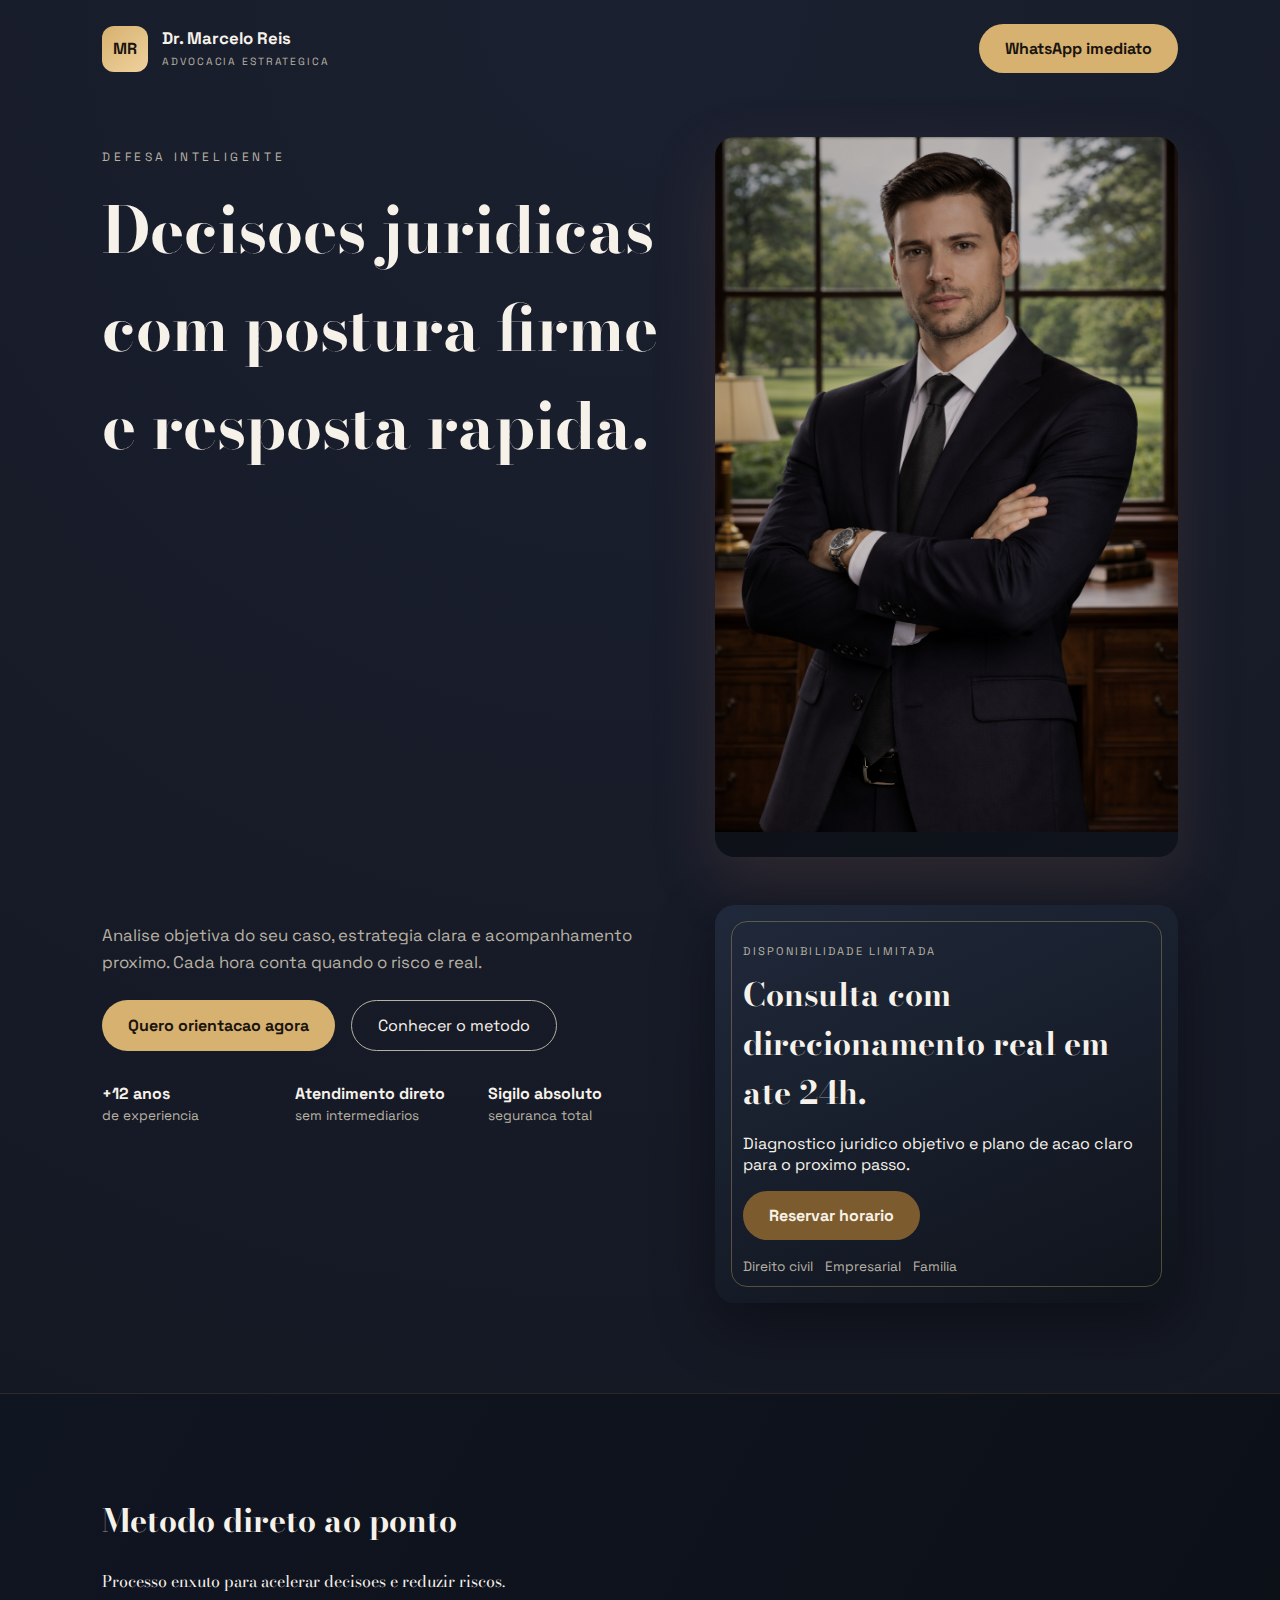
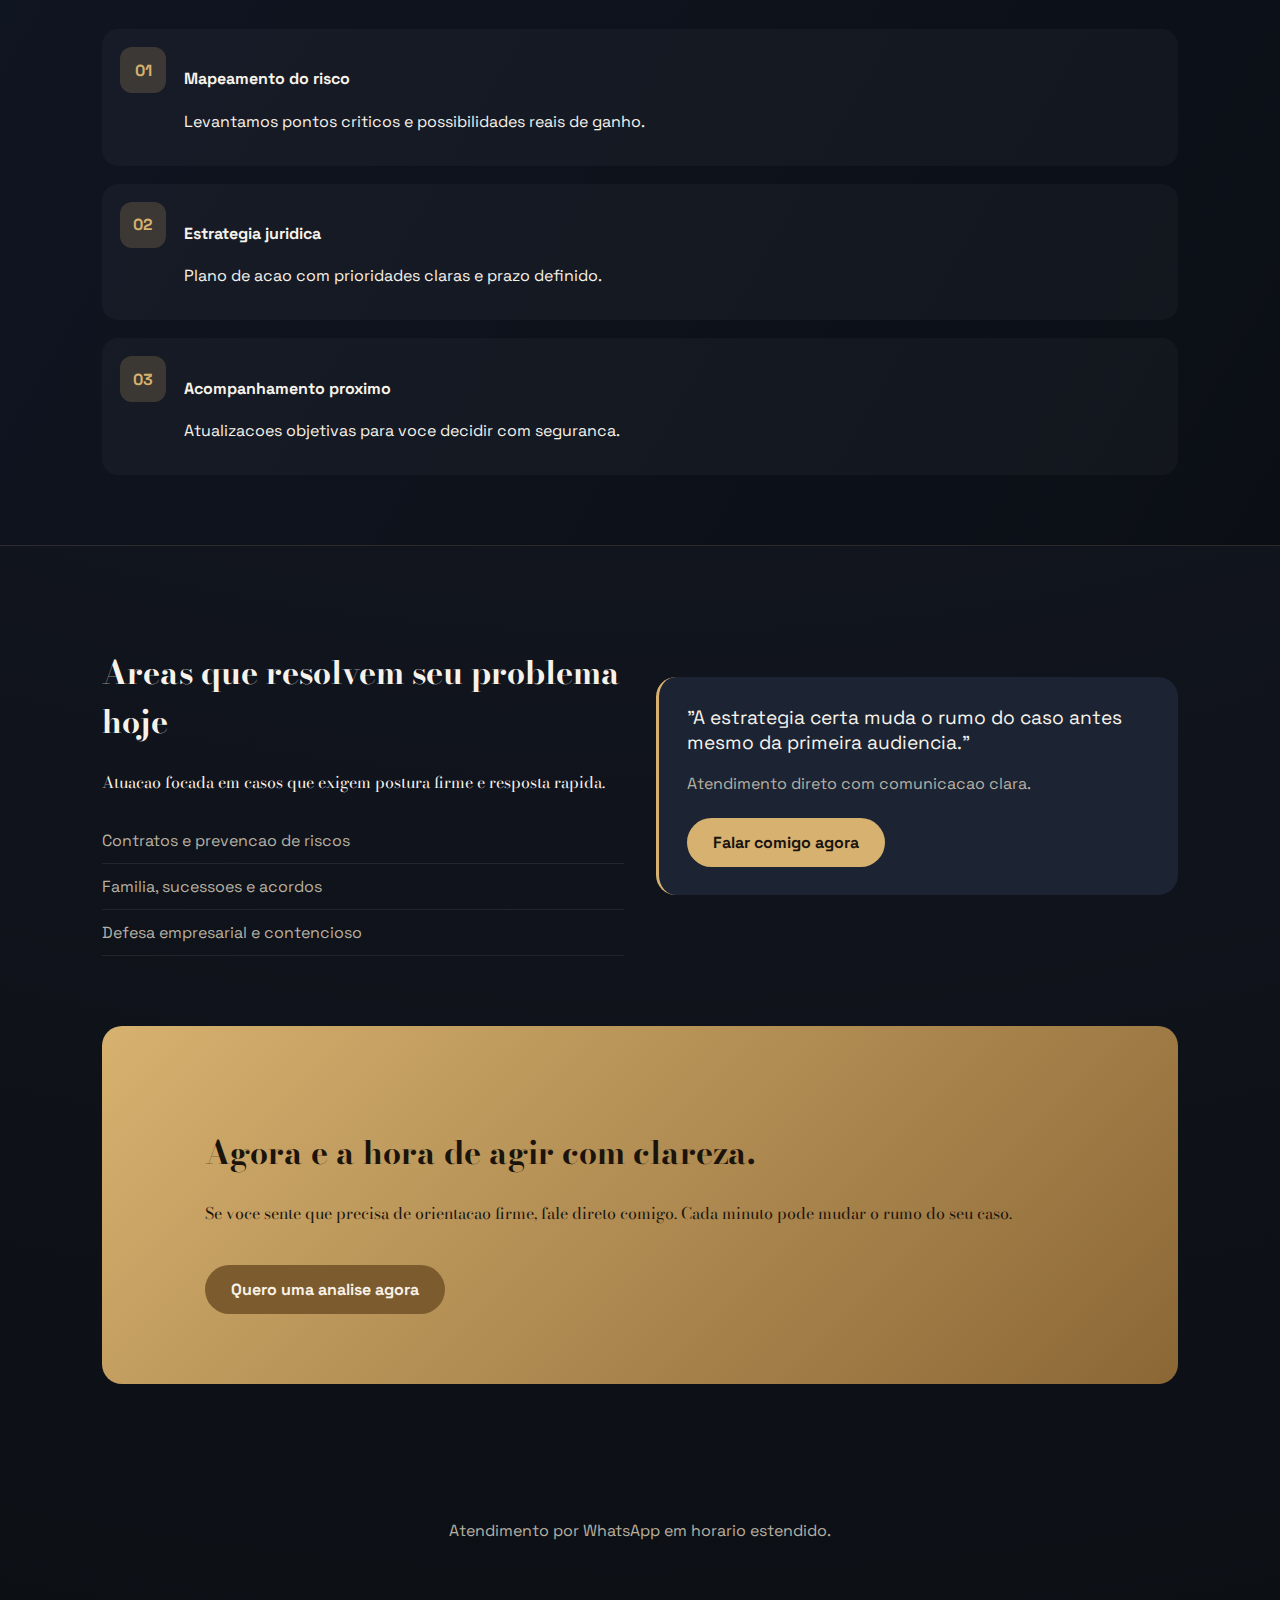
<file: advogado/index.html>
<!doctype html>
<html lang="pt-br">
<head>
  <meta charset="utf-8" />
  <meta name="viewport" content="width=device-width, initial-scale=1" />
  <title>Dr. Marcelo Reis | Advocacia Estrategica</title>
  <meta name="description" content="Defesa firme, resposta rapida e foco no resultado. Atendimento direto via WhatsApp." />
  <link rel="stylesheet" href="styles.css" />
</head>
<body>
  <header class="hero">
    <nav class="nav">
      <div class="brand">
        <span class="mark">MR</span>
        <div>
          <strong>Dr. Marcelo Reis</strong>
          <small>Advocacia estrategica</small>
        </div>
      </div>
      <a class="cta" href="https://wa.me/5511999999999" target="_blank" rel="noreferrer">WhatsApp imediato</a>
    </nav>
    <div class="hero-grid">
      <div class="hero-main">
        <p class="eyebrow">Defesa inteligente</p>
        <h1>Decisoes juridicas com postura firme e resposta rapida.</h1>
      </div>
      <div class="hero-photo" aria-label="Dr. Marcelo Reis"></div>
      <div class="hero-secondary">
        <p class="lead">Analise objetiva do seu caso, estrategia clara e acompanhamento proximo. Cada hora conta quando o risco e real.</p>
        <div class="cta-row">
          <a class="cta" href="https://wa.me/5511999999999" target="_blank" rel="noreferrer">Quero orientacao agora</a>
          <a class="ghost" href="#metodo">Conhecer o metodo</a>
        </div>
        <div class="stats">
          <div>
            <strong>+12 anos</strong>
            <span>de experiencia</span>
          </div>
          <div>
            <strong>Atendimento direto</strong>
            <span>sem intermediarios</span>
          </div>
          <div>
            <strong>Sigilo absoluto</strong>
            <span>seguranca total</span>
          </div>
        </div>
      </div>
      <aside class="case-box">
        <p class="case-label">Disponibilidade limitada</p>
        <h2>Consulta com direcionamento real em ate 24h.</h2>
        <p>Diagnostico juridico objetivo e plano de acao claro para o proximo passo.</p>
        <a class="cta dark" href="https://wa.me/5511999999999" target="_blank" rel="noreferrer">Reservar horario</a>
        <div class="case-footer">
          <span>Direito civil</span>
          <span>Empresarial</span>
          <span>Familia</span>
        </div>
      </aside>
    </div>
  </header>

  <main>
    <section id="metodo" class="section method">
      <div class="section-head">
        <h3>Metodo direto ao ponto</h3>
        <p>Processo enxuto para acelerar decisoes e reduzir riscos.</p>
      </div>
      <ol class="timeline">
        <li>
          <span>01</span>
          <div>
            <h4>Mapeamento do risco</h4>
            <p>Levantamos pontos criticos e possibilidades reais de ganho.</p>
          </div>
        </li>
        <li>
          <span>02</span>
          <div>
            <h4>Estrategia juridica</h4>
            <p>Plano de acao com prioridades claras e prazo definido.</p>
          </div>
        </li>
        <li>
          <span>03</span>
          <div>
            <h4>Acompanhamento proximo</h4>
            <p>Atualizacoes objetivas para voce decidir com seguranca.</p>
          </div>
        </li>
      </ol>
    </section>

    <section class="section split" id="areas">
      <div>
        <h3>Areas que resolvem seu problema hoje</h3>
        <p>Atuacao focada em casos que exigem postura firme e resposta rapida.</p>
        <ul class="areas">
          <li>Contratos e prevencao de riscos</li>
          <li>Familia, sucessoes e acordos</li>
          <li>Defesa empresarial e contencioso</li>
        </ul>
      </div>
      <div class="quote-card">
        <p class="quote">"A estrategia certa muda o rumo do caso antes mesmo da primeira audiencia."</p>
        <p class="quote-meta">Atendimento direto com comunicacao clara.</p>
        <a class="cta" href="https://wa.me/5511999999999" target="_blank" rel="noreferrer">Falar comigo agora</a>
      </div>
    </section>

    <section class="section cta-band">
      <div>
        <h3>Agora e a hora de agir com clareza.</h3>
        <p>Se voce sente que precisa de orientacao firme, fale direto comigo. Cada minuto pode mudar o rumo do seu caso.</p>
      </div>
      <a class="cta dark" href="https://wa.me/5511999999999" target="_blank" rel="noreferrer">Quero uma analise agora</a>
    </section>
  </main>

  <footer class="footer">
    <p>Atendimento por WhatsApp em horario estendido.</p>
  </footer>
</body>
</html>
</file>
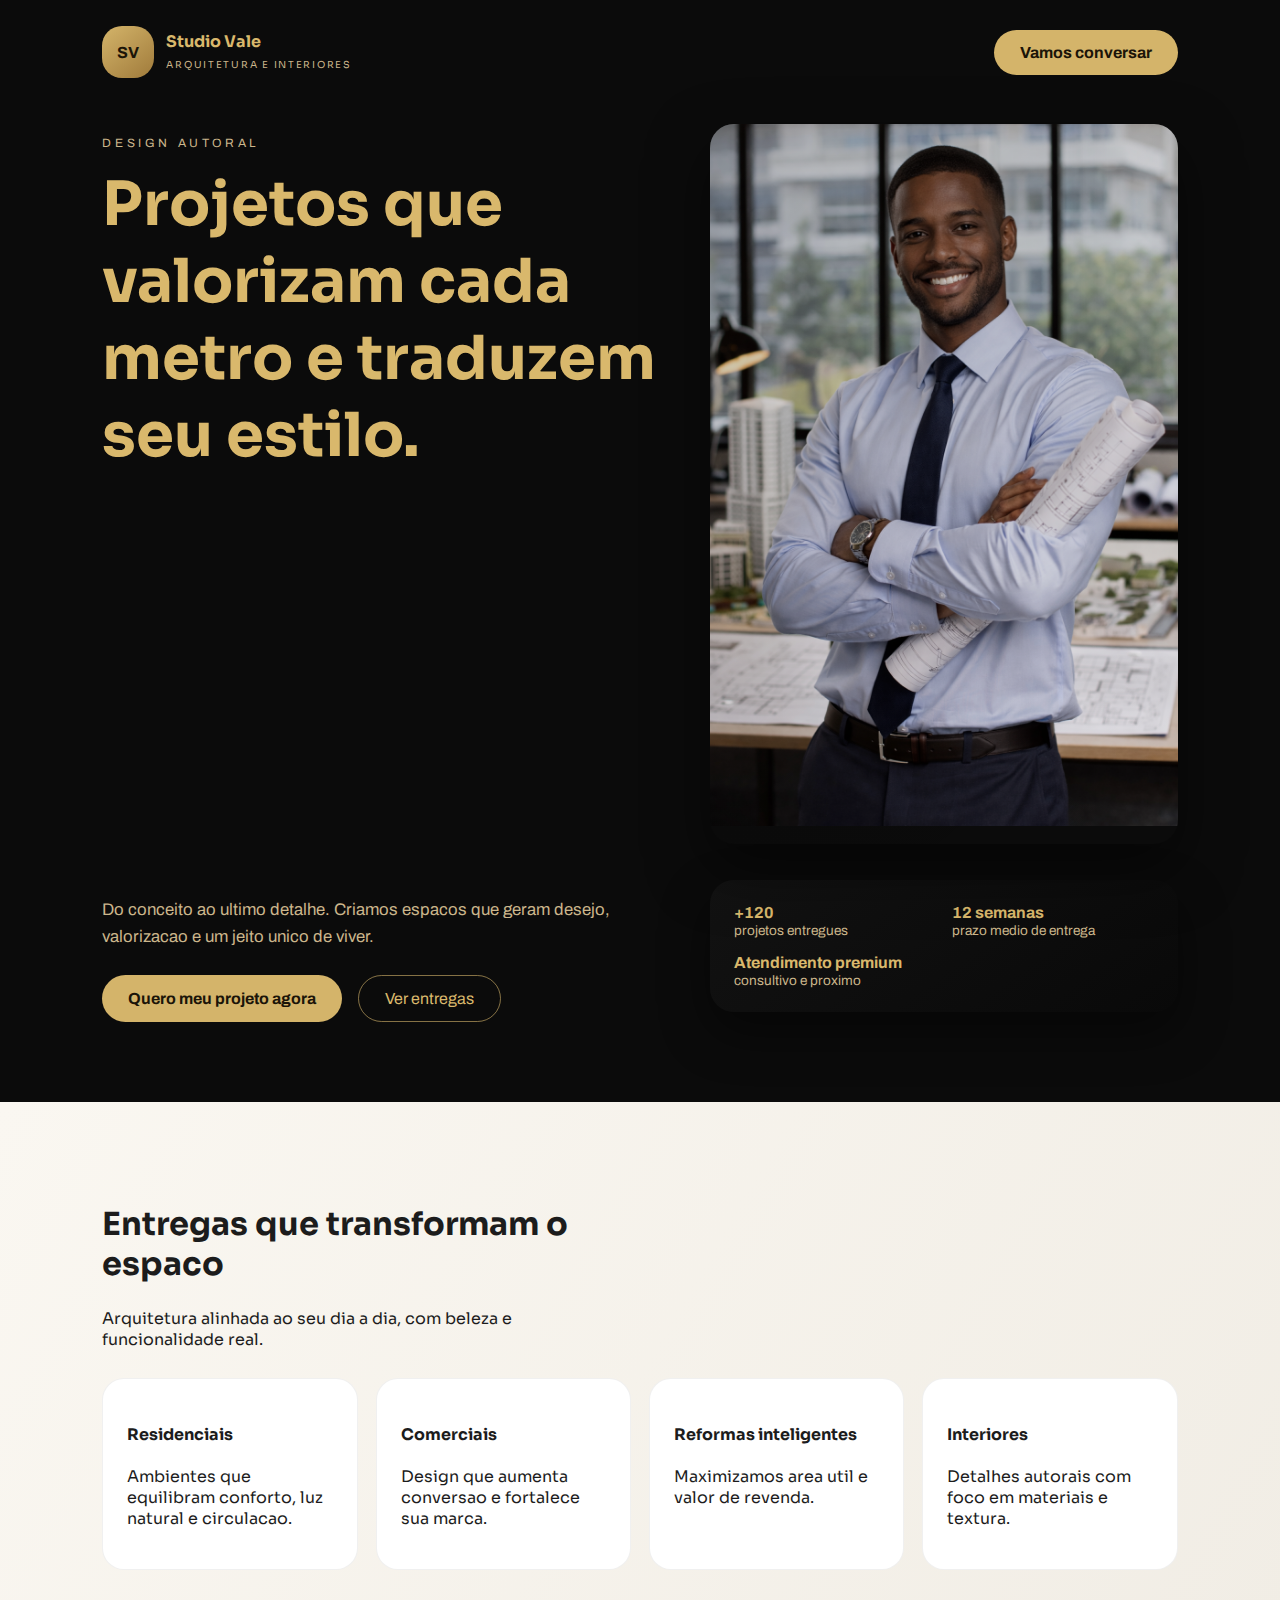
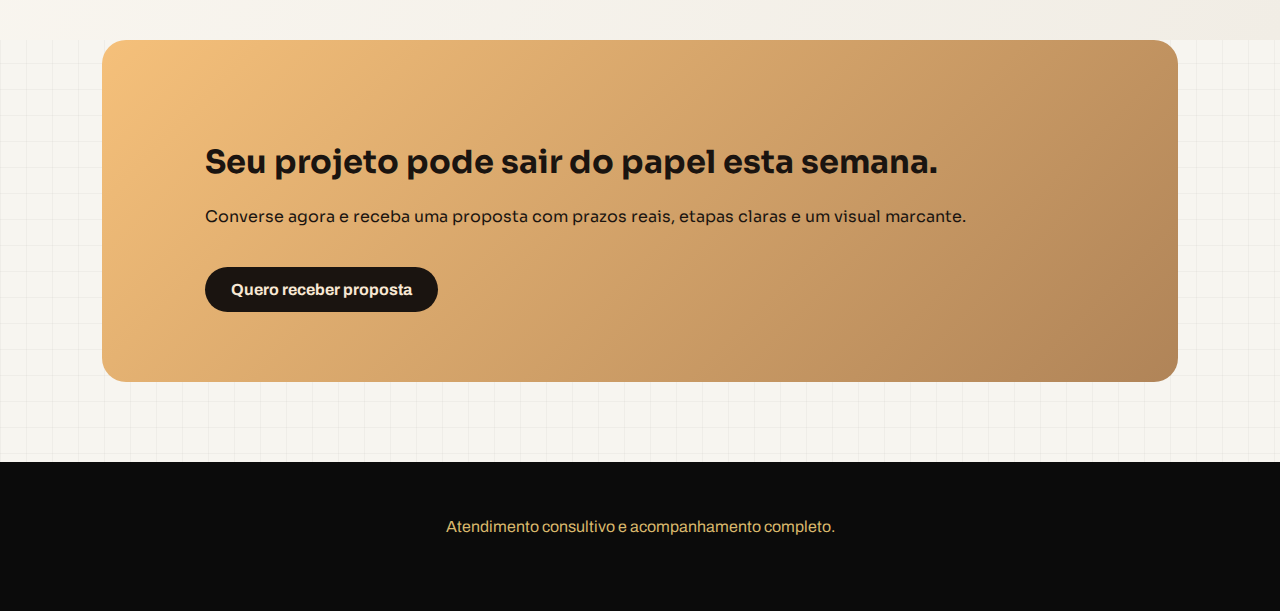
<file: arquiteto/index.html>
<!doctype html>
<html lang="pt-br">
<head>
  <meta charset="utf-8" />
  <meta name="viewport" content="width=device-width, initial-scale=1" />
  <title>Studio Vale | Arquitetura</title>
  <meta name="description" content="Arquitetura contemporanea e funcional. Fale no WhatsApp e veja seu projeto ganhar vida." />
  <link rel="stylesheet" href="styles.css" />
</head>
<body>
  <header class="hero">
    <nav class="nav">
      <div class="brand">
        <span class="logo">SV</span>
        <div>
          <strong>Studio Vale</strong>
          <small>Arquitetura e interiores</small>
        </div>
      </div>
      <a class="cta" href="https://wa.me/5511999999999" target="_blank" rel="noreferrer">Vamos conversar</a>
    </nav>
    <div class="hero-wrap">
      <div class="hero-main">
        <p class="eyebrow">Design autoral</p>
        <h1>Projetos que valorizam cada metro e traduzem seu estilo.</h1>
      </div>
      <div class="layout-board" aria-label="Projeto Studio Vale"></div>
      <div class="hero-secondary">
        <p class="lead">Do conceito ao ultimo detalhe. Criamos espacos que geram desejo, valorizacao e um jeito unico de viver.</p>
        <div class="cta-row">
          <a class="cta" href="https://wa.me/5511999999999" target="_blank" rel="noreferrer">Quero meu projeto agora</a>
          <a class="ghost" href="#entregas">Ver entregas</a>
        </div>
      </div>
      <aside class="hero-card">
        <div class="metrics">
          <div>
            <strong>+120</strong>
            <span>projetos entregues</span>
          </div>
          <div>
            <strong>12 semanas</strong>
            <span>prazo medio de entrega</span>
          </div>
          <div>
            <strong>Atendimento premium</strong>
            <span>consultivo e proximo</span>
          </div>
        </div>
      </aside>
    </div>
  </header>

  <main>
    <section id="entregas" class="section gallery">
      <div class="section-head">
        <h3>Entregas que transformam o espaco</h3>
        <p>Arquitetura alinhada ao seu dia a dia, com beleza e funcionalidade real.</p>
      </div>
      <div class="gallery-grid">
        <article>
          <h4>Residenciais</h4>
          <p>Ambientes que equilibram conforto, luz natural e circulacao.</p>
        </article>
        <article>
          <h4>Comerciais</h4>
          <p>Design que aumenta conversao e fortalece sua marca.</p>
        </article>
        <article>
          <h4>Reformas inteligentes</h4>
          <p>Maximizamos area util e valor de revenda.</p>
        </article>
        <article>
          <h4>Interiores</h4>
          <p>Detalhes autorais com foco em materiais e textura.</p>
        </article>
      </div>
    </section>

    <section class="section manifesto">
      <div>
        <h3>Seu projeto pode sair do papel esta semana.</h3>
        <p>Converse agora e receba uma proposta com prazos reais, etapas claras e um visual marcante.</p>
      </div>
      <a class="cta invert" href="https://wa.me/5511999999999" target="_blank" rel="noreferrer">Quero receber proposta</a>
    </section>
  </main>

  <footer class="footer">
    <p>Atendimento consultivo e acompanhamento completo.</p>
  </footer>
</body>
</html>
</file>
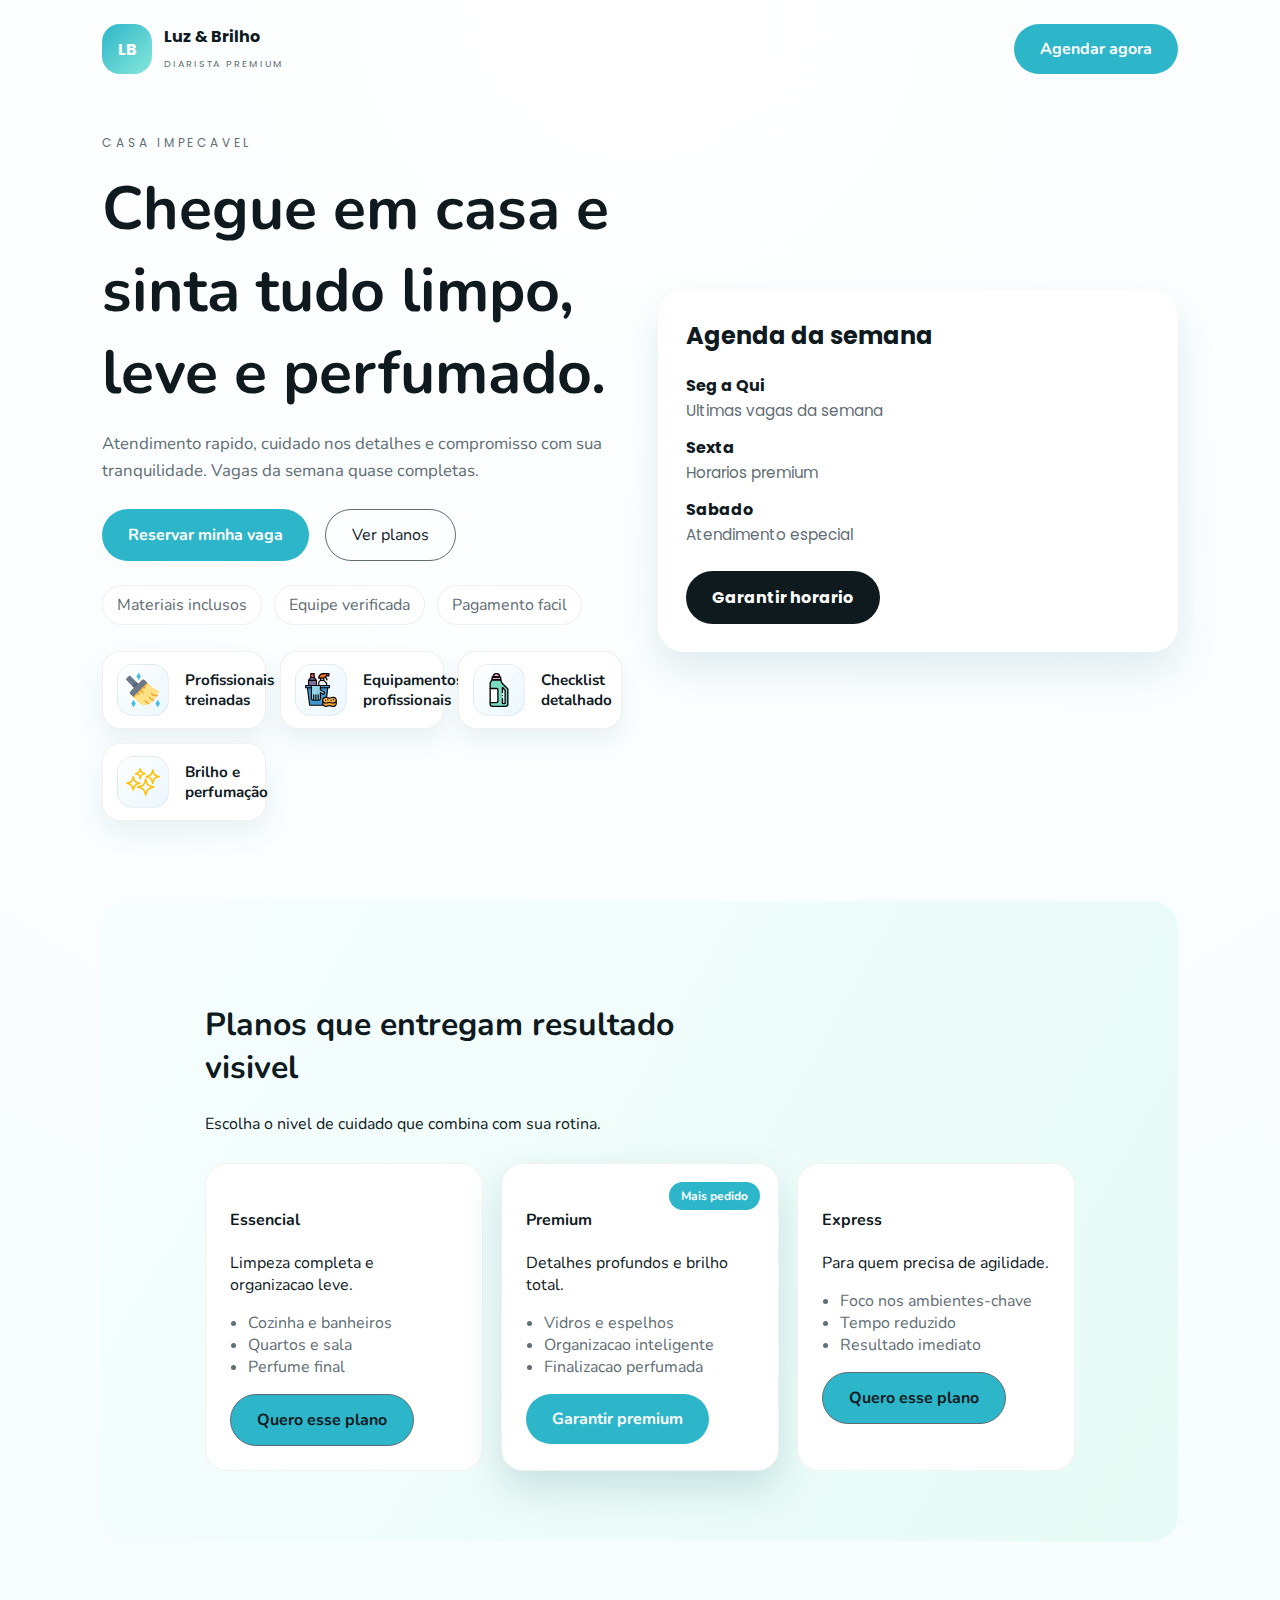
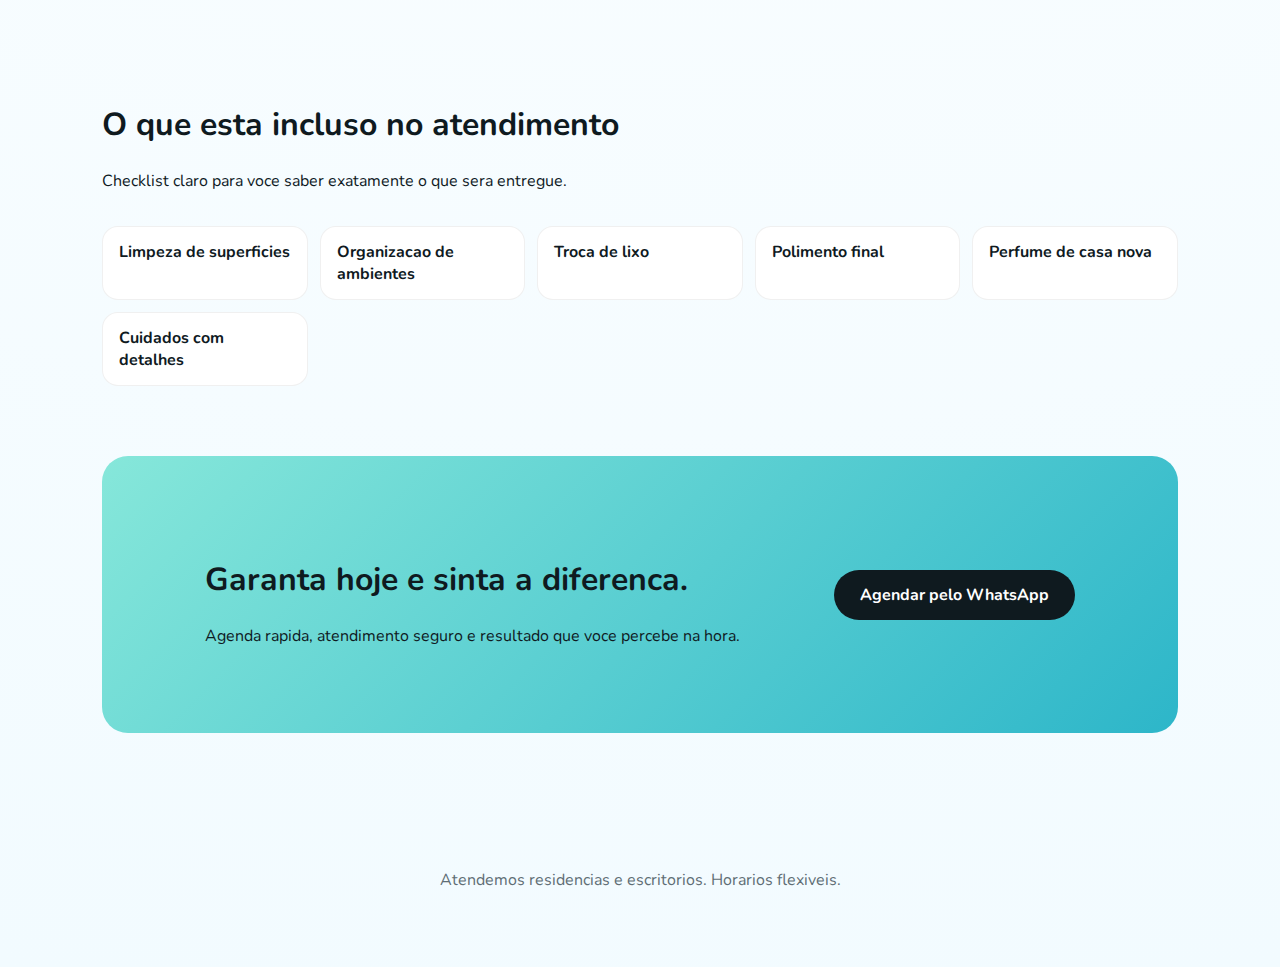
<file: diarista/index.html>
<!doctype html>
<html lang="pt-br">
<head>
  <meta charset="utf-8" />
  <meta name="viewport" content="width=device-width, initial-scale=1" />
  <title>Luz & Brilho | Diarista Premium</title>
  <meta name="description" content="Limpeza impecavel, casa perfumada e tempo livre pra voce. Agende no WhatsApp." />
  <link rel="stylesheet" href="styles.css" />
</head>
<body>
  <header class="hero">
    <nav class="nav">
      <div class="brand">
        <span class="logo">LB</span>
        <div>
          <strong>Luz & Brilho</strong>
          <small>Diarista premium</small>
        </div>
      </div>
      <a class="cta" href="https://wa.me/5511999999999" target="_blank" rel="noreferrer">Agendar agora</a>
    </nav>
    <div class="hero-grid">
      <div class="copy">
        <p class="eyebrow">Casa impecavel</p>
        <h1>Chegue em casa e sinta tudo limpo, leve e perfumado.</h1>
        <p class="lead">Atendimento rapido, cuidado nos detalhes e compromisso com sua tranquilidade. Vagas da semana quase completas.</p>
        <div class="cta-row">
          <a class="cta" href="https://wa.me/5511999999999" target="_blank" rel="noreferrer">Reservar minha vaga</a>
          <a class="ghost" href="#planos">Ver planos</a>
        </div>
        <div class="tags">
          <span>Materiais inclusos</span>
          <span>Equipe verificada</span>
          <span>Pagamento facil</span>
        </div>
        <div class="icon-row" aria-label="Diferenciais">
          <div class="icon-card">
            <div class="icon-wrap" aria-hidden="true">
              <svg xmlns="http://www.w3.org/2000/svg" version="1.1" xmlns:xlink="http://www.w3.org/1999/xlink" width="48" height="48" viewBox="0 0 512 512" xml:space="preserve"><g><path d="M487.932 260.605c4.462.258 8.067 3.755 8.275 8.221.997 21.283-5.114 80.724-87.877 156.589-76.986 70.57-163.059 71.333-208.917 25.475L65.596 317.071c-10.179-10.179-10.179-26.682 0-36.86L241.59 104.217c10.179-10.179 26.682-10.179 36.86 0 0 0 144.397 152.611 209.482 156.388z" fill="#ffe285"></path><path d="M278.45 104.217c-10.179-10.179-26.682-10.179-36.86 0L65.596 280.211c-10.179 10.179-10.179 26.681 0 36.86l61.555 61.555 213.671-213.67c-35.639-32.489-62.372-60.739-62.372-60.739z" fill="#f7c14d"></path><path d="M286.701 234.28a8.661 8.661 0 0 0 6.143-2.544 8.686 8.686 0 0 0 0-12.287l-31.494-31.494-12.287 12.287 31.494 31.494a8.665 8.665 0 0 0 6.144 2.544zM260.637 303.784a8.661 8.661 0 0 0 6.143-2.544 8.686 8.686 0 0 0 0-12.287l-53.213-53.213-12.287 12.287 53.213 53.213a8.67 8.67 0 0 0 6.144 2.544zM195.478 334.191a8.661 8.661 0 0 0 6.143-2.544 8.686 8.686 0 0 0 0-12.287l-35.838-35.838-12.287 12.287 35.838 35.838a8.665 8.665 0 0 0 6.144 2.544zM416.866 324.373c-17.931-7.835-28.219-17.813-28.47-18.059-3.394-3.38-8.884-3.372-12.272.014a8.686 8.686 0 0 0 0 12.287c1.591 1.591 33.482 32.757 86.318 32.757 2.802 0 5.667-.092 8.585-.277 3.875-6.468 7.168-12.664 9.973-18.566-22.309 3.426-43.833.713-64.134-8.156zM354.187 359.033a8.688 8.688 0 0 0-13.345 11.127c1.58 1.897 33.408 39.627 71.406 51.622a432.828 432.828 0 0 0 14.587-14.333c-36.394-5.501-72.265-47.957-72.648-48.416zM280.557 410.584a8.687 8.687 0 0 0 0 12.286c1.665 1.665 27.92 27.782 56.152 48.297a195.7 195.7 0 0 0 18.452-8.271c-24.196-16.299-50.934-40.933-62.319-52.314a8.687 8.687 0 0 0-12.285.002z" fill="#f09b24"></path><path d="m195.531 174.301-61.433 61.433L5.089 106.725c-6.785-6.785-6.785-17.787 0-24.573l36.86-36.86c6.785-6.785 17.787-6.785 24.573 0l129.009 129.009z" fill="#69788d"></path><path d="M112.825 140.038h60.912v86.878h-60.912z" transform="rotate(-134.999 143.282 183.479)" fill="#56677e"></path><path d="M278.45 104.217c-10.179-10.179-26.682-10.179-36.86 0L65.596 280.211c-10.179 10.179-10.179 26.681 0 36.86l42.007 42.007L320.58 146.099c-25.052-23.833-42.13-41.882-42.13-41.882z" fill="#69788d"></path><path d="M222.492 45.645a70.81 70.81 0 0 1-7.789-7.789c-7.527-8.811-12.791-19.358-15.646-31.348a8.144 8.144 0 0 0-15.846 0c-2.855 11.99-8.119 22.538-15.645 31.347a70.828 70.828 0 0 1-7.79 7.79c-3.743 3.201-3.743 9.178 0 12.378a70.81 70.81 0 0 1 7.789 7.789c7.527 8.811 12.791 19.358 15.646 31.348a8.144 8.144 0 0 0 15.846 0c2.855-11.99 8.119-22.538 15.645-31.347a70.828 70.828 0 0 1 7.79-7.79c3.743-3.2 3.743-9.177 0-12.378zM509.193 453.977a70.81 70.81 0 0 1-7.789-7.789c-7.527-8.811-12.791-19.358-15.646-31.348a8.145 8.145 0 0 0-15.846 0c-2.855 11.99-8.119 22.538-15.645 31.347a70.828 70.828 0 0 1-7.79 7.79c-3.743 3.202-3.743 9.178 0 12.378a70.81 70.81 0 0 1 7.789 7.789c7.527 8.811 12.791 19.358 15.646 31.348a8.145 8.145 0 0 0 15.846 0c2.855-11.99 8.119-22.538 15.645-31.347a70.828 70.828 0 0 1 7.79-7.79c3.743-3.2 3.743-9.178 0-12.378zM144.301 453.977a70.81 70.81 0 0 1-7.789-7.789c-7.527-8.811-12.791-19.358-15.646-31.348a8.145 8.145 0 0 0-15.846 0c-2.855 11.99-8.119 22.538-15.645 31.347a70.828 70.828 0 0 1-7.79 7.79c-3.743 3.202-3.743 9.178 0 12.378a70.81 70.81 0 0 1 7.789 7.789c7.527 8.811 12.791 19.358 15.646 31.348a8.145 8.145 0 0 0 15.846 0c2.855-11.99 8.119-22.538 15.645-31.347a70.828 70.828 0 0 1 7.79-7.79c3.743-3.2 3.743-9.178 0-12.378z" fill="#3cbde8"></path></g></svg>
            </div>
            <span>Profissionais treinadas</span>
          </div>
          <div class="icon-card">
            <div class="icon-wrap" aria-hidden="true">
              <svg xmlns="http://www.w3.org/2000/svg" version="1.1" xmlns:xlink="http://www.w3.org/1999/xlink" width="48" height="48" viewBox="0 0 512 512" xml:space="preserve"><g><path d="M324.267 486.4H85.333L51.2 221.867h307.2zM25.6 187.733H384v34.133H25.6z" fill="#4398d1"></path><path d="M51.2 221.867 55.603 256h298.394l4.403-34.133z" fill="#398cc4"></path><path d="M187.733 187.733H68.267v-76.8L102.4 68.267h51.2l34.133 42.666z" fill="#726891"></path><path d="M102.4 8.533h51.2v59.733h-51.2z" fill="#e8594a"></path><path d="M68.267 110.933h119.467v76.8H68.267z" fill="#7a709c"></path><path d="M323.902 37.049h17.066v77.992h-17.066z" transform="scale(-1) rotate(-26.527 -322.628 1410.377)" fill="#e66712"></path><path d="M341.333 8.533h34.133v34.133h-34.133z" fill="#f77219"></path><path d="M298.667 76.8h-76.8c0-37.7 30.566-68.267 68.267-68.267h51.2v34.133L298.667 76.8z" fill="#f77219"></path><path d="M247.467 76.8h51.2v34.133h-51.2z" fill="#d4d4d4"></path><path d="M247.467 110.933h51.2l42.666 42.667v34.133H221.867v-51.2z" fill="#ebebeb"></path><path d="M443.733 366.933H430.37a51.94 51.94 0 0 0-23.185 5.47 51.797 51.797 0 0 1-46.37 0 51.953 51.953 0 0 0-23.185-5.47h-13.363c-23.561 0-42.667 19.106-42.667 42.667v51.2c0 23.561 19.106 42.667 42.667 42.667h13.363a51.94 51.94 0 0 0 23.185-5.47 51.797 51.797 0 0 1 46.37 0 51.94 51.94 0 0 0 23.185 5.47h13.363c23.561 0 42.667-19.106 42.667-42.667v-51.2c0-23.561-19.106-42.667-42.667-42.667z" fill="#f5a338"></path><path d="M443.733 452.267H430.37a51.94 51.94 0 0 1-23.185-5.47 51.797 51.797 0 0 0-46.37 0 51.953 51.953 0 0 1-23.185 5.47h-13.363c-23.561 0-42.667-19.106-42.667-42.667s19.106-42.667 42.667-42.667h13.363a51.94 51.94 0 0 1 23.185 5.47 51.797 51.797 0 0 0 46.37 0 51.953 51.953 0 0 1 23.185-5.47h13.363c23.561 0 42.667 19.106 42.667 42.667s-19.106 42.667-42.667 42.667z" fill="#f9b44d"></path><path d="M435.2 392.533h17.067V409.6H435.2zM349.867 392.533h17.067V409.6h-17.067zM315.733 401.067H332.8v17.067h-17.067zM401.067 401.067h17.067v17.067h-17.067z" fill="#f5a338"></path><path d="M247.467 256v-68.267H110.933V384c0 14.14 11.46 25.6 25.6 25.6h85.333c14.14 0 25.6-11.46 25.6-25.6v-85.333l34.645 17.323c9.139 4.574 20.25.87 24.823-8.26 0-.009.009-.009.009-.017l.213-.427c4.779-9.378 1.041-20.855-8.329-25.626-.034-.017-.077-.043-.119-.06L247.467 256z" fill="#97d3e6"></path><path d="M298.709 281.6 247.467 256v-68.267h-6.468c-30.976 101.845-85.333 164.087-129.707 200.03 1.835 12.535 12.578 21.828 25.242 21.837h85.333c14.14 0 25.6-11.46 25.6-25.6v-85.333l34.645 17.323c9.139 4.574 20.25.87 24.823-8.26 0-.009.009-.009.009-.017l.213-.427c4.779-9.378 1.041-20.855-8.329-25.626-.042-.017-.076-.043-.119-.06z" fill="#8ac9de"></path><path d="M136.533 324.267H153.6V409.6h-17.067zM170.667 324.267h17.067V409.6h-17.067zM204.8 324.267h17.067V409.6H204.8z" fill="#7dbdd1"></path><path d="M25.6 230.4h18.099l33.169 257.092a8.53 8.53 0 0 0 8.465 7.441h200.875A51.048 51.048 0 0 0 324.267 512h13.363a60.655 60.655 0 0 0 26.999-6.374 43.505 43.505 0 0 1 38.741 0A60.645 60.645 0 0 0 430.369 512h13.363c28.262-.026 51.174-22.938 51.2-51.2v-51.2c-.026-28.262-22.938-51.174-51.2-51.2H430.37a60.655 60.655 0 0 0-26.999 6.374 43.505 43.505 0 0 1-38.741 0 60.252 60.252 0 0 0-15.36-5.12L365.901 230.4H384a8.536 8.536 0 0 0 8.533-8.533v-34.133a8.536 8.536 0 0 0-8.533-8.533h-34.133v-25.6a8.513 8.513 0 0 0-2.5-6.033L307.2 107.401V80.896l12.937-10.342 22.093 44.194 15.275-7.629-23.74-47.471L344.32 51.2h31.147A8.536 8.536 0 0 0 384 42.667V8.533A8.536 8.536 0 0 0 375.467 0h-85.333c-42.394.051-76.749 34.406-76.8 76.8a8.536 8.536 0 0 0 8.533 8.533h17.067V107.4l-23.1 23.1a8.513 8.513 0 0 0-2.5 6.033V179.2h-17.067v-68.267a8.487 8.487 0 0 0-.623-3.081 8.18 8.18 0 0 0-.529-.964 9.562 9.562 0 0 0-.717-1.289l-32.265-40.32V8.533A8.536 8.536 0 0 0 153.6 0h-51.2a8.536 8.536 0 0 0-8.533 8.533V65.28L61.602 105.6c-.273.41-.512.845-.717 1.289a8.18 8.18 0 0 0-.529.964 8.479 8.479 0 0 0-.623 3.081V179.2H25.6a8.536 8.536 0 0 0-8.533 8.533v34.133c0 4.711 3.823 8.534 8.533 8.534zm418.133 264.533H430.37a43.568 43.568 0 0 1-19.362-4.574 60.673 60.673 0 0 0-54.016 0 43.568 43.568 0 0 1-19.362 4.574h-13.363c-18.85 0-34.133-15.283-34.133-34.133v-13.141a50.915 50.915 0 0 0 34.133 13.141h13.363a60.655 60.655 0 0 0 26.999-6.374 43.505 43.505 0 0 1 38.741 0 60.645 60.645 0 0 0 26.999 6.374h13.363a50.92 50.92 0 0 0 34.133-13.141V460.8c.002 18.85-15.282 34.133-34.132 34.133zm-32.725-114.892a43.568 43.568 0 0 1 19.362-4.574h13.363c18.85 0 34.133 15.283 34.133 34.133s-15.283 34.133-34.133 34.133H430.37a43.568 43.568 0 0 1-19.362-4.574 60.673 60.673 0 0 0-54.016 0 43.568 43.568 0 0 1-19.362 4.574h-13.363c-18.85 0-34.133-15.283-34.133-34.133s15.283-34.133 34.133-34.133h13.363a43.568 43.568 0 0 1 19.362 4.574 60.73 60.73 0 0 0 54.016 0zM332.177 358.4h-7.91c-28.262.026-51.174 22.938-51.2 51.2v51.2a51.021 51.021 0 0 0 2.987 17.067H92.834L60.902 230.4H102.4V384c0 18.85 15.283 34.133 34.133 34.133h85.333C240.717 418.133 256 402.85 256 384v-71.526l22.289 11.145c13.466 6.647 29.773 1.118 36.42-12.348a27.648 27.648 0 0 0 1.647-21.291 27.305 27.305 0 0 0-13.824-15.991L256 250.726V230.4h92.698l-16.521 128zm-110.31-162.133h17.067V256a8.526 8.526 0 0 0 4.719 7.68l51.2 25.6a10.313 10.313 0 0 1 5.248 6.067c.887 2.842.58 5.922-.853 8.533-2.458 4.924-8.439 6.929-13.363 4.471-.009 0-.017-.009-.026-.009l-34.645-17.323c-4.233-2.065-9.344-.316-11.409 3.917a8.452 8.452 0 0 0-.87 3.729V384c0 9.429-7.637 17.067-17.067 17.067v-76.8H204.8v76.8h-17.067v-76.8h-17.067v76.8H153.6v-76.8h-17.067v76.8c-9.429 0-17.067-7.637-17.067-17.067V196.267h102.401zm153.6 17.066H256v-17.067h119.467v17.067zm-8.534-179.2h-17.067V17.067h17.067v17.066zm-76.8-17.066H332.8v21.504l-37.129 29.696h-64.666c4.285-29.372 29.449-51.166 59.128-51.2zm0 68.266V102.4H256V85.333h34.133zM230.4 140.066l20.599-20.599h44.134l37.666 37.666V179.2H230.4v-39.134zM106.496 76.8h43.008l20.48 25.6H86.016l20.48-25.6zm4.437-59.733h34.133v42.667h-34.133V17.067zM76.8 119.467h102.4V179.2H76.8v-59.733zm-42.667 76.8H102.4v17.067H34.133v-17.067z" fill="#000000" opacity="1"></path><path d="M435.2 392.533h17.067V409.6H435.2zM349.867 392.533h17.067V409.6h-17.067zM315.733 401.067H332.8v17.067h-17.067zM401.067 401.067h17.067v17.067h-17.067z" fill="#000000" opacity="1"></path></g></svg>
            </div>
            <span>Equipamentos profissionais</span>
          </div>
          <div class="icon-card">
            <div class="icon-wrap" aria-hidden="true">
              <svg xmlns="http://www.w3.org/2000/svg" version="1.1" xmlns:xlink="http://www.w3.org/1999/xlink" width="48" height="48" viewBox="0 0 512 512" xml:space="preserve"><g><path d="M282.259 101.864H151.582V70.722c0-5.523 4.477-10 10-10h110.676c5.523 0 10 4.477 10 10v31.142z" fill="#eaaacb"></path><path d="M263.802 60.722H170.04V50.631C170.039 28.191 188.23 10 210.67 10h12.501c22.44 0 40.631 18.191 40.631 40.631v10.091z" fill="#eaaacb"></path><path d="M239.526 426.044V254.201c0-11.189-9.062-20.251-20.251-20.251h-96.343v212.346h96.343c11.188-.001 20.251-9.073 20.251-20.252z" fill="#ffffff"></path><path d="m386.103 237.848-86.089-86.089a10.127 10.127 0 0 1-2.455-3.985l-15.161-45.911H151.453l-26.96 42.736a10.127 10.127 0 0 0-1.562 5.403v83.947h96.343c11.189 0 20.251 9.062 20.251 20.251v171.843c0 11.179-9.062 20.251-20.251 20.251h-96.343v23.783c0 17.63 14.292 31.922 31.922 31.922h202.294c17.63 0 31.922-14.292 31.922-31.922v-225.07c0-2.684-1.067-5.26-2.966-7.159zm-37.537 213.649c0 5.523-4.477 10-10 10h-20.503c-5.523 0-10-4.477-10-10V218.741h.503l40 40v192.756z" fill="#7ddac2"></path><path d="M308.063 294.478v-75.737h.503l40 40v192.756c0 5.523-4.477 10-10 10h-20.503c-5.523 0-10-4.477-10-10v-65.9" fill="none" stroke="#000000" stroke-width="20" stroke-linecap="round" stroke-linejoin="round" stroke-miterlimit="10"></path><path d="m297.559 147.774-15.161-45.911H151.453l-26.96 42.736a10.127 10.127 0 0 0-1.562 5.403v320.076c0 17.63 14.292 31.922 31.922 31.922h202.294c17.63 0 31.922-14.292 31.922-31.922v-225.07c0-2.686-1.067-5.261-2.966-7.16l-86.089-86.089a10.127 10.127 0 0 1-2.455-3.985z" fill="none" stroke="#000000" stroke-width="20" stroke-linecap="round" stroke-linejoin="round" stroke-miterlimit="10"></path><path d="M282.259 101.864H151.582V70.722c0-5.523 4.477-10 10-10h110.676c5.523 0 10 4.477 10 10v31.142z" fill="none" stroke="#000000" stroke-width="20" stroke-linecap="round" stroke-linejoin="round" stroke-miterlimit="10"></path><path d="M263.802 60.722H170.04V50.631C170.039 28.191 188.23 10 210.67 10h12.501c22.44 0 40.631 18.191 40.631 40.631v10.091zM123.941 446.295h95.333c11.189 0 20.251-9.073 20.251-20.251V254.201c0-11.189-9.062-20.251-20.251-20.251h-95.333M308.063 340.119h0" fill="none" stroke="#000000" stroke-width="20" stroke-linecap="round" stroke-linejoin="round" stroke-miterlimit="10"></path></g></svg>
            </div>
            <span>Checklist detalhado</span>
          </div>
          <div class="icon-card">
            <div class="icon-wrap" aria-hidden="true">
              <svg xmlns="http://www.w3.org/2000/svg" version="1.1" xmlns:xlink="http://www.w3.org/1999/xlink" width="48" height="48" viewBox="0 0 512 512" xml:space="preserve"><g><path fill="#ffc107" fill-rule="evenodd" d="M214.071 161.722a54.754 54.754 0 0 0-31.6-31.6 54.754 54.754 0 0 0 31.6-31.6 54.734 54.734 0 0 0 31.6 31.6 54.745 54.745 0 0 0-31.6 31.6zm83.861-31.6a12 12 0 0 0-8.482-11.471l-32.28-9.919a31.511 31.511 0 0 1-21.713-21.712l-9.918-32.278a12 12 0 0 0-22.94 0l-9.918 32.278a31.508 31.508 0 0 1-21.71 21.711l-32.283 9.919a12 12 0 0 0 0 22.941l32.283 9.92a31.511 31.511 0 0 1 21.71 21.71L202.6 205.5a12 12 0 0 0 22.94 0l9.918-32.281a31.518 31.518 0 0 1 21.71-21.71l32.283-9.92a12 12 0 0 0 8.482-11.47zm154.539 47.23c-23.861 7.329-41.039 24.509-48.371 48.371l-2.038 6.66-2.05-6.66c-7.332-23.871-24.512-41.042-48.371-48.371l-6.66-2.05 6.66-2.05c23.859-7.329 41.039-24.5 48.371-48.371l2.05-6.658 2.038 6.658c7.332 23.871 24.51 41.042 48.371 48.371l6.67 2.05zm51.051-13.52a12 12 0 0 1 0 22.94l-44 13.521c-16.25 4.99-27.48 16.22-32.469 32.471L413.53 276.77a12 12 0 0 1-22.938 0l-13.521-44.007c-4.99-16.251-16.22-27.481-32.479-32.471l-44-13.521a12 12 0 0 1 0-22.94l44-13.52c16.259-4.989 27.489-16.221 32.479-32.469l13.521-44.012a12 12 0 0 1 22.938 0l13.522 44.012c4.989 16.248 16.219 27.48 32.469 32.469l44 13.52zM359.832 337.96l17.019-5.229-17.019-5.231c-28.562-8.77-49.12-29.331-57.892-57.89l-5.229-17.022-5.229 17.022c-8.77 28.559-29.331 49.12-57.888 57.89l-17.022 5.229 17.022 5.229c28.56 8.772 49.118 29.331 57.888 57.892l5.229 17.02 5.229-17.02c8.772-28.561 29.33-49.12 57.892-57.892zm61.41-16.7a12 12 0 0 1 0 22.941l-54.361 16.7c-20.721 6.37-35.629 21.281-42 42l-16.7 54.361a12 12 0 0 1-22.938 0l-16.7-54.361c-6.362-20.72-21.277-35.631-41.994-42l-54.365-16.7a12 12 0 0 1 0-22.941l54.365-16.7c20.717-6.36 35.632-21.28 41.994-41.989l16.7-54.369a12 12 0 0 1 22.938 0l16.7 54.369c6.372 20.709 21.28 35.629 42 41.989zM59.527 274.03l-6.66 2.05 6.66 2.05c23.864 7.332 41.039 24.5 48.371 48.371l2.045 6.661 2.046-6.661c7.329-23.87 24.509-41.039 48.37-48.371l6.661-2.05-6.661-2.05c-23.861-7.329-41.041-24.509-48.37-48.368L109.943 219l-2.045 6.66c-7.332 23.859-24.507 41.039-48.371 48.368zM8.479 287.551a12 12 0 0 1 0-22.941l44-13.52c16.252-4.989 27.482-16.218 32.475-32.468l13.518-44.01a12 12 0 0 1 22.941 0l13.517 44.01c4.993 16.25 16.223 27.479 32.476 32.468l44 13.52a12 12 0 0 1 0 22.941l-44 13.52c-16.253 4.99-27.483 16.22-32.476 32.471l-13.517 44a12 12 0 0 1-22.941 0l-13.518-44c-4.993-16.251-16.223-27.481-32.475-32.471z"></path></g></svg>
            </div>
            <span>Brilho e perfumação</span>
          </div>
        </div>
      </div>
      <aside class="schedule">
        <h2>Agenda da semana</h2>
        <div class="slots">
          <div>
            <strong>Seg a Qui</strong>
            <span>Ultimas vagas da semana</span>
          </div>
          <div>
            <strong>Sexta</strong>
            <span>Horarios premium</span>
          </div>
          <div>
            <strong>Sabado</strong>
            <span>Atendimento especial</span>
          </div>
        </div>
        <a class="cta dark" href="https://wa.me/5511999999999" target="_blank" rel="noreferrer">Garantir horario</a>
      </aside>
    </div>
  </header>

  <main>
    <section id="planos" class="section plans">
      <div class="section-head">
        <h3>Planos que entregam resultado visivel</h3>
        <p>Escolha o nivel de cuidado que combina com sua rotina.</p>
      </div>
      <div class="plan-grid">
        <article>
          <h4>Essencial</h4>
          <p>Limpeza completa e organizacao leve.</p>
          <ul>
            <li>Cozinha e banheiros</li>
            <li>Quartos e sala</li>
            <li>Perfume final</li>
          </ul>
          <a class="cta ghost" href="https://wa.me/5511999999999" target="_blank" rel="noreferrer">Quero esse plano</a>
        </article>
        <article class="featured">
          <div class="flag">Mais pedido</div>
          <h4>Premium</h4>
          <p>Detalhes profundos e brilho total.</p>
          <ul>
            <li>Vidros e espelhos</li>
            <li>Organizacao inteligente</li>
            <li>Finalizacao perfumada</li>
          </ul>
          <a class="cta" href="https://wa.me/5511999999999" target="_blank" rel="noreferrer">Garantir premium</a>
        </article>
        <article>
          <h4>Express</h4>
          <p>Para quem precisa de agilidade.</p>
          <ul>
            <li>Foco nos ambientes-chave</li>
            <li>Tempo reduzido</li>
            <li>Resultado imediato</li>
          </ul>
          <a class="cta ghost" href="https://wa.me/5511999999999" target="_blank" rel="noreferrer">Quero esse plano</a>
        </article>
      </div>
    </section>

    <section class="section checklist">
      <div>
        <h3>O que esta incluso no atendimento</h3>
        <p>Checklist claro para voce saber exatamente o que sera entregue.</p>
      </div>
      <div class="check-grid">
        <span>Limpeza de superficies</span>
        <span>Organizacao de ambientes</span>
        <span>Troca de lixo</span>
        <span>Polimento final</span>
        <span>Perfume de casa nova</span>
        <span>Cuidados com detalhes</span>
      </div>
    </section>

    <section class="section call">
      <div>
        <h3>Garanta hoje e sinta a diferenca.</h3>
        <p>Agenda rapida, atendimento seguro e resultado que voce percebe na hora.</p>
      </div>
      <a class="cta dark" href="https://wa.me/5511999999999" target="_blank" rel="noreferrer">Agendar pelo WhatsApp</a>
    </section>
  </main>

  <footer class="footer">
    <p>Atendemos residencias e escritorios. Horarios flexiveis.</p>
  </footer>
</body>
</html>
</file>
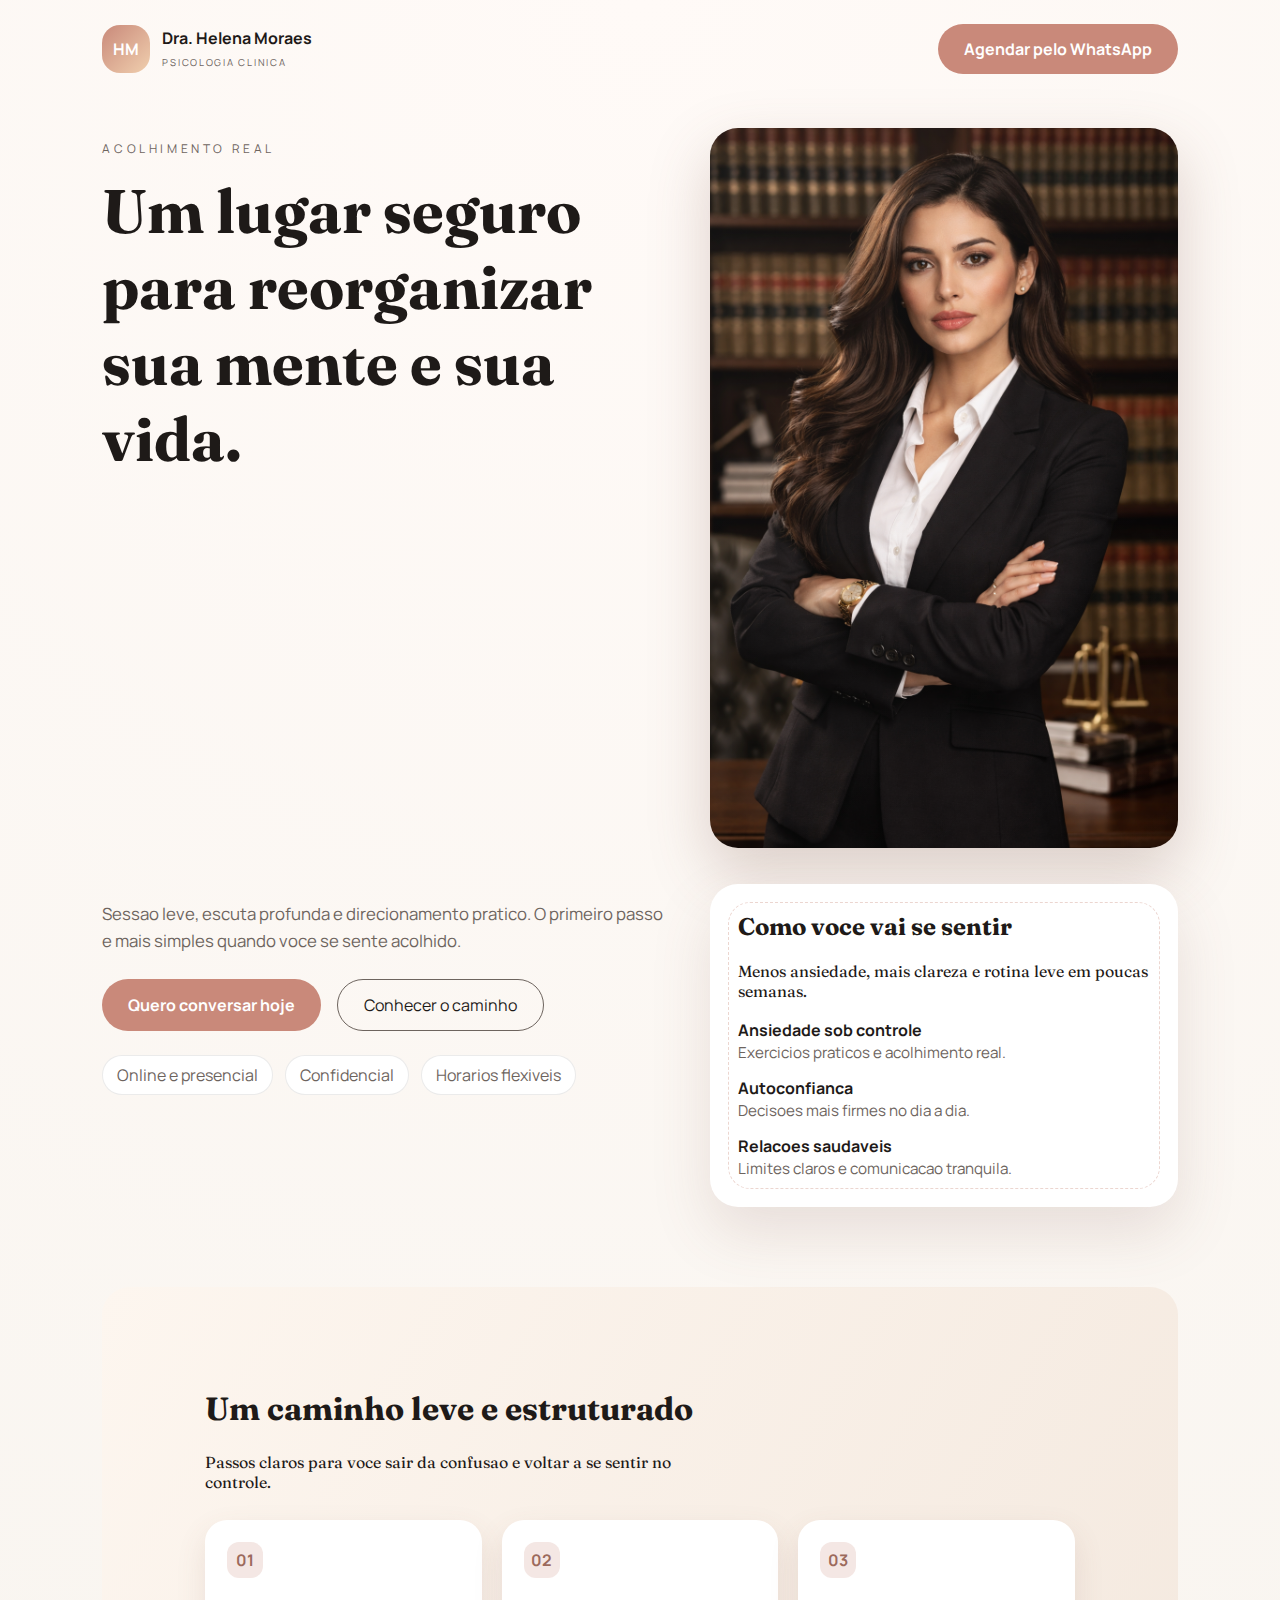
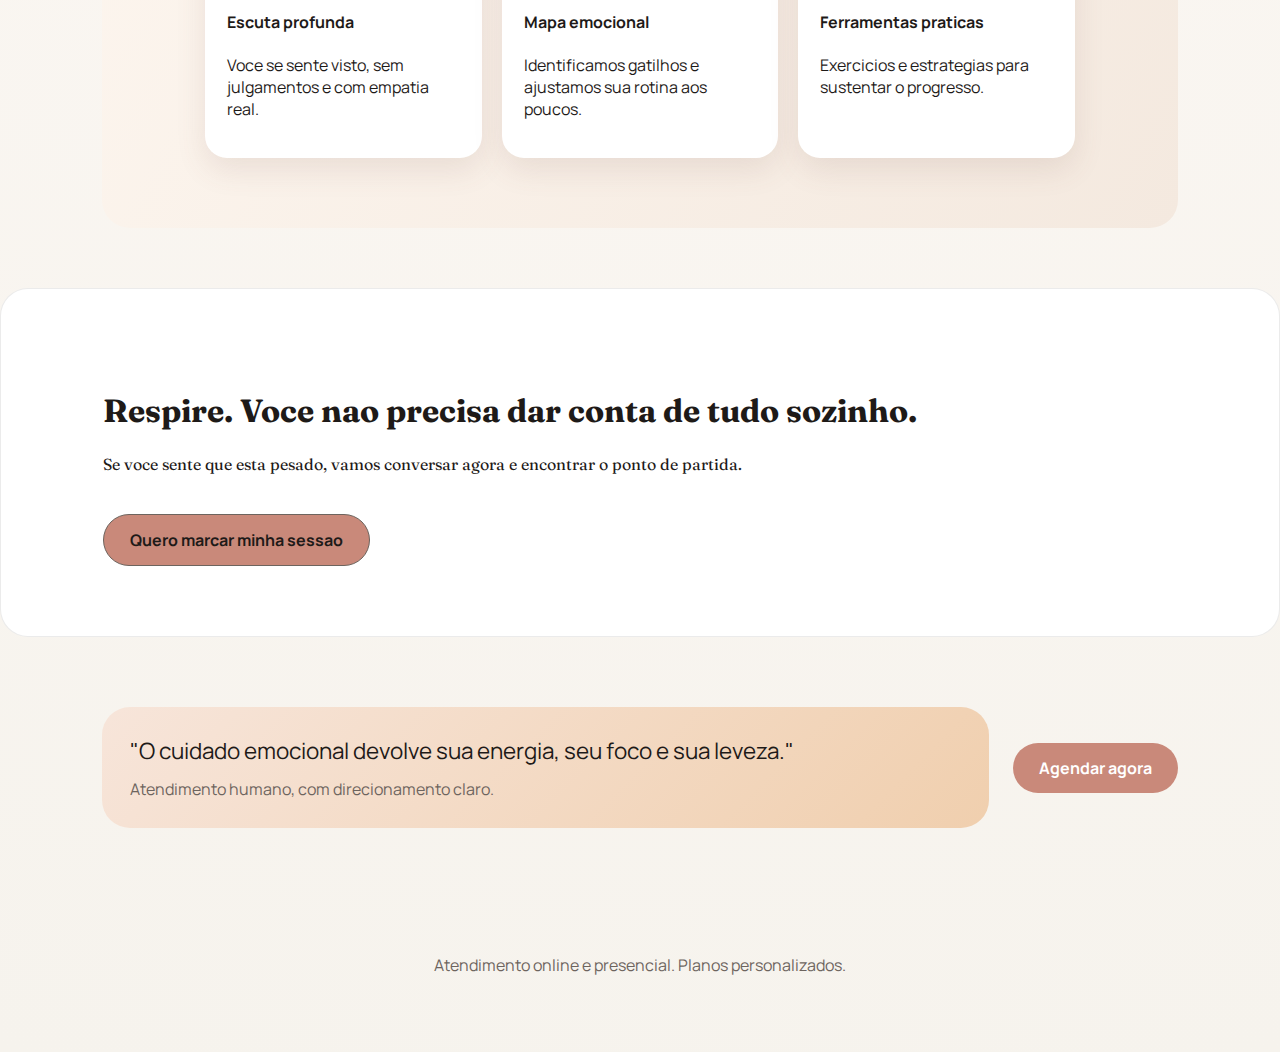
<file: psicologo/index.html>
<!doctype html>
<html lang="pt-br">
<head>
  <meta charset="utf-8" />
  <meta name="viewport" content="width=device-width, initial-scale=1" />
  <title>Dra. Helena Moraes | Psicologia Clinica</title>
  <meta name="description" content="Acolhimento real, escuta profunda e resultados consistentes. Fale via WhatsApp." />
  <link rel="stylesheet" href="styles.css" />
</head>
<body>
  <header class="hero">
    <nav class="nav">
      <div class="brand">
        <span class="logo">HM</span>
        <div>
          <strong>Dra. Helena Moraes</strong>
          <small>Psicologia clinica</small>
        </div>
      </div>
      <a class="cta" href="https://wa.me/5511999999999" target="_blank" rel="noreferrer">Agendar pelo WhatsApp</a>
    </nav>
    <div class="hero-shell">
      <div class="hero-main">
        <p class="eyebrow">Acolhimento real</p>
        <h1>Um lugar seguro para reorganizar sua mente e sua vida.</h1>
      </div>
      <div class="hero-photo" aria-label="Dra. Helena Moraes"></div>
      <div class="hero-secondary">
        <p class="lead">Sessao leve, escuta profunda e direcionamento pratico. O primeiro passo e mais simples quando voce se sente acolhido.</p>
        <div class="cta-row">
          <a class="cta" href="https://wa.me/5511999999999" target="_blank" rel="noreferrer">Quero conversar hoje</a>
          <a class="ghost" href="#caminho">Conhecer o caminho</a>
        </div>
        <div class="pills">
          <span>Online e presencial</span>
          <span>Confidencial</span>
          <span>Horarios flexiveis</span>
        </div>
      </div>
      <aside class="hero-card">
        <div class="card-top">
          <h2>Como voce vai se sentir</h2>
          <p>Menos ansiedade, mais clareza e rotina leve em poucas semanas.</p>
        </div>
        <div class="card-list">
          <div>
            <strong>Ansiedade sob controle</strong>
            <span>Exercicios praticos e acolhimento real.</span>
          </div>
          <div>
            <strong>Autoconfianca</strong>
            <span>Decisoes mais firmes no dia a dia.</span>
          </div>
          <div>
            <strong>Relacoes saudaveis</strong>
            <span>Limites claros e comunicacao tranquila.</span>
          </div>
        </div>
      </aside>
    </div>
  </header>

  <main>
    <section id="caminho" class="section path">
      <div class="section-title">
        <h3>Um caminho leve e estruturado</h3>
        <p>Passos claros para voce sair da confusao e voltar a se sentir no controle.</p>
      </div>
      <div class="steps">
        <article>
          <span>01</span>
          <h4>Escuta profunda</h4>
          <p>Voce se sente visto, sem julgamentos e com empatia real.</p>
        </article>
        <article>
          <span>02</span>
          <h4>Mapa emocional</h4>
          <p>Identificamos gatilhos e ajustamos sua rotina aos poucos.</p>
        </article>
        <article>
          <span>03</span>
          <h4>Ferramentas praticas</h4>
          <p>Exercicios e estrategias para sustentar o progresso.</p>
        </article>
      </div>
    </section>

    <section class="section breath">
      <div>
        <h3>Respire. Voce nao precisa dar conta de tudo sozinho.</h3>
        <p>Se voce sente que esta pesado, vamos conversar agora e encontrar o ponto de partida.</p>
      </div>
      <a class="cta ghost" href="https://wa.me/5511999999999" target="_blank" rel="noreferrer">Quero marcar minha sessao</a>
    </section>

    <section class="section quote">
      <div class="quote-box">
        <p>"O cuidado emocional devolve sua energia, seu foco e sua leveza."</p>
        <span>Atendimento humano, com direcionamento claro.</span>
      </div>
      <a class="cta" href="https://wa.me/5511999999999" target="_blank" rel="noreferrer">Agendar agora</a>
    </section>
  </main>

  <footer class="footer">
    <p>Atendimento online e presencial. Planos personalizados.</p>
  </footer>
</body>
</html>
</file>
<file: advogado/styles.css>
@import url("https://fonts.googleapis.com/css2?family=Bodoni+Moda:wght@500;700&family=Space+Grotesk:wght@400;600;700&display=swap");

:root {
  color-scheme: light;
  --bg: #0c0f14;
  --bg-soft: #141925;
  --ink: #f6f2ea;
  --muted: #b7b1a3;
  --accent: #d6b16f;
  --accent-2: #7c5c2e;
  --card: #1c2332;
  --radius: 20px;
}

* {
  box-sizing: border-box;
}

body {
  margin: 0;
  font-family: "Bodoni Moda", "Times New Roman", serif;
  color: var(--ink);
  background: radial-gradient(circle at top, #1b2030, var(--bg));
}

.nav {
  display: flex;
  align-items: center;
  justify-content: space-between;
  padding: 24px 8vw;
}

.brand {
  display: flex;
  align-items: center;
  gap: 14px;
  font-family: "Space Grotesk", "Arial", sans-serif;
}

.brand strong {
  display: block;
  font-size: 1.05rem;
}

.brand small {
  color: var(--muted);
  text-transform: uppercase;
  letter-spacing: 0.18em;
  font-size: 0.65rem;
}

.mark {
  width: 46px;
  height: 46px;
  border-radius: 12px;
  background: linear-gradient(140deg, var(--accent), #f0d29e);
  color: #1a1410;
  font-weight: 700;
  display: grid;
  place-items: center;
}

.hero {
  min-height: 100vh;
  display: flex;
  flex-direction: column;
}

.hero-grid {
  display: grid;
  grid-template-columns: 1.1fr 0.9fr;
  grid-template-areas:
    "main image"
    "secondary card";
  gap: 48px;
  padding: 40px 8vw 90px;
  align-items: start;
}

.hero-main {
  grid-area: main;
}

.hero-secondary {
  grid-area: secondary;
}

.hero-photo {
 grid-area: image;
  min-height: 720px;
  border-radius: var(--radius);
  background:
    #0f131b
    url("../img/Dr.%20Marcelo%20Reis.png") center top / contain no-repeat;
 box-shadow: 0 24px 60px rgba(123, 83, 72, 0.25);
  position: relative;
  overflow: hidden;
  width: 100%;
}
.hero-photo::after {
  content: "";
  position: absolute;
  inset: 0;
  background: linear-gradient(140deg, rgba(0, 0, 0, 0.3), transparent);
}

.eyebrow {
  text-transform: uppercase;
  letter-spacing: 0.3em;
  font-family: "Space Grotesk", "Arial", sans-serif;
  font-size: 12px;
  color: var(--muted);
}

.hero-main h1 {
  font-size: clamp(2.4rem, 3vw + 1.6rem, 4.2rem);
  margin: 16px 0;
}

.lead {
  font-family: "Space Grotesk", "Arial", sans-serif;
  line-height: 1.6;
  color: var(--muted);
  font-size: 1.05rem;
}

.cta-row {
  display: flex;
  flex-wrap: wrap;
  gap: 16px;
  margin-top: 24px;
}

.cta {
  display: inline-flex;
  align-items: center;
  justify-content: center;
  padding: 14px 26px;
  border-radius: 999px;
  background: var(--accent);
  color: #1a1410;
  text-decoration: none;
  font-family: "Space Grotesk", "Arial", sans-serif;
  font-weight: 700;
  transition: transform 0.2s ease;
}

.cta:hover {
  transform: translateY(-2px);
}

.ghost {
  padding: 14px 26px;
  border-radius: 999px;
  border: 1px solid var(--muted);
  color: var(--ink);
  text-decoration: none;
  font-family: "Space Grotesk", "Arial", sans-serif;
}

.stats {
  margin-top: 32px;
  display: grid;
  gap: 14px;
  grid-template-columns: repeat(auto-fit, minmax(140px, 1fr));
  font-family: "Space Grotesk", "Arial", sans-serif;
}

.stats strong {
  display: block;
  font-size: 1rem;
}

.stats span {
  color: var(--muted);
  font-size: 0.85rem;
}

.case-box {
  grid-area: card;
  background: linear-gradient(155deg, #20293b, #0f131b);
  border-radius: var(--radius);
  padding: 28px;
  box-shadow: 0 20px 60px rgba(0, 0, 0, 0.4);
  font-family: "Space Grotesk", "Arial", sans-serif;
  position: relative;
  overflow: hidden;
}

.case-box::after {
  content: "";
  position: absolute;
  inset: 16px;
  border: 1px solid rgba(214, 177, 111, 0.35);
  border-radius: 16px;
  pointer-events: none;
}

.case-label {
  text-transform: uppercase;
  letter-spacing: 0.2em;
  font-size: 0.7rem;
  color: var(--muted);
}

.case-box h2 {
  margin: 12px 0;
  font-family: "Bodoni Moda", "Times New Roman", serif;
  font-size: 2rem;
}

.case-footer {
  display: flex;
  gap: 12px;
  flex-wrap: wrap;
  margin-top: 18px;
  color: var(--muted);
  font-size: 0.85rem;
}

.cta.dark {
  background: var(--accent-2);
  color: #f8f1e6;
}

.section {
  padding: 70px 8vw;
}

.section h3 {
  font-size: 2rem;
  margin-bottom: 24px;
}

.section-head {
  max-width: 520px;
}

.method {
  background: linear-gradient(120deg, #101522, #0b0f15);
  border-top: 1px solid rgba(214, 177, 111, 0.15);
  border-bottom: 1px solid rgba(214, 177, 111, 0.15);
}

.timeline {
  list-style: none;
  padding: 0;
  margin: 36px 0 0;
  display: grid;
  gap: 18px;
}

.timeline li {
  display: grid;
  grid-template-columns: 46px 1fr;
  gap: 18px;
  align-items: start;
  padding: 18px;
  border-radius: 16px;
  background: rgba(255, 255, 255, 0.03);
  font-family: "Space Grotesk", "Arial", sans-serif;
}

.timeline span {
  width: 46px;
  height: 46px;
  border-radius: 12px;
  background: rgba(214, 177, 111, 0.2);
  display: grid;
  place-items: center;
  color: var(--accent);
  font-weight: 700;
}

.split {
  display: grid;
  grid-template-columns: repeat(auto-fit, minmax(260px, 1fr));
  gap: 32px;
  align-items: center;
}

.areas {
  list-style: none;
  padding: 0;
  margin: 24px 0 0;
  font-family: "Space Grotesk", "Arial", sans-serif;
  color: var(--muted);
}

.areas li {
  padding: 12px 0;
  border-bottom: 1px solid rgba(255, 255, 255, 0.08);
}

.quote-card {
  background: var(--card);
  border-radius: var(--radius);
  padding: 28px;
  font-family: "Space Grotesk", "Arial", sans-serif;
  border-left: 3px solid var(--accent);
}

.quote {
  font-size: 1.2rem;
  margin: 0 0 18px;
}

.quote-meta {
  color: var(--muted);
  margin-bottom: 24px;
}

.cta-band {
  background: linear-gradient(135deg, #d6b16f, #8b6736);
  color: #1b140c;
  border-radius: var(--radius);
  margin: 0 8vw 80px;
  display: flex;
  flex-wrap: wrap;
  align-items: center;
  justify-content: space-between;
  gap: 24px;
}

.footer {
  text-align: center;
  padding: 40px 0 60px;
  color: var(--muted);
  font-family: "Space Grotesk", "Arial", sans-serif;
}

@media (max-width: 720px) {
  .nav {
    padding: 20px 6vw;
  }

  .hero-grid {
    grid-template-columns: 1fr;
    grid-template-areas:
      "image"
      "main"
      "secondary"
      "card";
  }

  .cta-band {
    margin: 0 6vw 60px;
    padding: 32px;
  }
}
</file>
<file: arquiteto/styles.css>
@import url("https://fonts.googleapis.com/css2?family=Sora:wght@400;600;700&family=Archivo:wght@400;600;700&display=swap");

:root {
  color-scheme: light;
  --bg: #f7f5f0;
  --ink: #1c1c1c;
  --muted: #5f5b54;
  --accent: #d4b46a;
  --accent-2: #a07b3b;
  --card: #ffffff;
  --dark: #0b0b0b;
  --gold: #d9b86c;
  --gold-soft: #cbb68b;
  --radius: 24px;
}

* {
  box-sizing: border-box;
}

body {
  margin: 0;
  font-family: "Sora", "Arial", sans-serif;
  color: var(--ink);
  background-color: var(--bg);
  background-image:
    linear-gradient(90deg, rgba(0, 0, 0, 0.03) 1px, transparent 1px),
    linear-gradient(0deg, rgba(0, 0, 0, 0.03) 1px, transparent 1px);
  background-size: 26px 26px;
}

.nav {
  display: flex;
  align-items: center;
  justify-content: space-between;
  padding: 26px 8vw;
}

.brand {
  display: flex;
  align-items: center;
  gap: 12px;
}

.brand strong {
  display: block;
  font-size: 1rem;
}

.brand small {
  color: var(--gold-soft);
  text-transform: uppercase;
  letter-spacing: 0.18em;
  font-size: 0.6rem;
}

.logo {
  width: 52px;
  height: 52px;
  border-radius: 20px;
  background: linear-gradient(140deg, var(--accent), var(--accent-2));
  color: #1b1408;
  font-weight: 700;
  display: grid;
  place-items: center;
  font-family: "Archivo", "Arial", sans-serif;
}

.hero {
  min-height: 100vh;
  background: var(--dark);
  color: var(--gold);
}

.hero-wrap {
  display: grid;
  grid-template-columns: 1.1fr 0.9fr;
  grid-template-areas:
    "main image"
    "secondary card";
  gap: 36px;
  padding: 20px 8vw 80px;
  align-items: start;
}

.hero-main {
  grid-area: main;
}

.hero-secondary {
  grid-area: secondary;
}

.eyebrow {
  text-transform: uppercase;
  letter-spacing: 0.3em;
  font-family: "Archivo", "Arial", sans-serif;
  font-size: 12px;
  color: var(--gold-soft);
}

.hero-main h1 {
  font-size: clamp(2.6rem, 3vw + 1.4rem, 4.2rem);
  margin: 16px 0;
}

.lead {
  font-family: "Archivo", "Arial", sans-serif;
  line-height: 1.6;
  color: var(--gold-soft);
  font-size: 1.05rem;
}

.cta-row {
  display: flex;
  flex-wrap: wrap;
  gap: 16px;
  margin-top: 24px;
}

.cta {
  display: inline-flex;
  align-items: center;
  justify-content: center;
  padding: 14px 26px;
  border-radius: 999px;
  background: var(--accent);
  color: #1b1408;
  text-decoration: none;
  font-family: "Archivo", "Arial", sans-serif;
  font-weight: 700;
  transition: transform 0.2s ease;
}

.cta:hover {
  transform: translateY(-2px);
}

.ghost {
  padding: 14px 26px;
  border-radius: 999px;
  border: 1px solid rgba(217, 184, 108, 0.6);
  color: var(--gold);
  text-decoration: none;
  font-family: "Archivo", "Arial", sans-serif;
}

.metrics {
  margin-top: 0;
  display: grid;
  gap: 16px;
  grid-template-columns: repeat(auto-fit, minmax(140px, 1fr));
  font-family: "Archivo", "Arial", sans-serif;
}

.metrics strong {
  display: block;
}

.metrics span {
  color: var(--gold-soft);
  font-size: 0.85rem;
}

.layout-board {
  grid-area: image;
  min-height: 720px;
  border-radius: var(--radius);
  background:
    #0b0b0b
    url("../img/Studio%20Vale.png") center top / contain no-repeat;
  box-shadow: 0 24px 60px rgba(0, 0, 0, 0.5);
  position: relative;
  overflow: hidden;
  width: 100%;
}

.layout-board::after {
  content: "";
  position: absolute;
  inset: 0;
  background: linear-gradient(140deg, rgba(0, 0, 0, 0.25), transparent);
}

.hero-card {
  grid-area: card;
  background: linear-gradient(145deg, #121212, #090909);
  color: var(--gold);
  border-radius: var(--radius);
  padding: 24px;
  box-shadow: 0 20px 50px rgba(0, 0, 0, 0.45);
}

.section {
  padding: 70px 8vw;
}

.section h3 {
  font-size: 2rem;
  margin-bottom: 24px;
}

.gallery {
  background: linear-gradient(120deg, #faf7f1, #f1ede5);
}

.section-head {
  max-width: 520px;
}

.gallery-grid {
  margin-top: 28px;
  display: grid;
  gap: 18px;
  grid-template-columns: repeat(auto-fit, minmax(220px, 1fr));
}

.gallery-grid article {
  background: var(--card);
  padding: 24px;
  border-radius: 22px;
  border: 1px solid rgba(0, 0, 0, 0.06);
  min-height: 170px;
}

.manifesto {
  background: linear-gradient(135deg, #f5c07a, #b08458);
  color: #1a1410;
  border-radius: var(--radius);
  margin: 0 8vw 80px;
  display: flex;
  flex-wrap: wrap;
  align-items: center;
  justify-content: space-between;
  gap: 24px;
}

.cta.invert {
  background: #1a1410;
  color: #f7e7d3;
}

.footer {
  text-align: center;
  padding: 40px 0 60px;
  color: var(--gold);
  background: var(--dark);
  font-family: "Archivo", "Arial", sans-serif;
}

@media (max-width: 720px) {
  .nav {
    padding: 20px 6vw;
  }

  .hero-wrap {
    grid-template-columns: 1fr;
    grid-template-areas:
      "image"
      "main"
      "secondary"
      "card";
  }

  .manifesto {
    margin: 0 6vw 60px;
    padding: 32px;
  }
}
</file>
<file: diarista/styles.css>
@import url("https://fonts.googleapis.com/css2?family=Nunito:wght@400;600;700&family=Poppins:wght@500;700&display=swap");

:root {
  color-scheme: light;
  --bg: #f2fbff;
  --ink: #0f1a1f;
  --muted: #5f6e75;
  --accent: #2db6c9;
  --accent-2: #86e7da;
  --card: #ffffff;
  --radius: 26px;
}

* {
  box-sizing: border-box;
}

body {
  margin: 0;
  font-family: "Nunito", "Arial", sans-serif;
  color: var(--ink);
  background: radial-gradient(circle at top, #ffffff, var(--bg));
}

.nav {
  display: flex;
  align-items: center;
  justify-content: space-between;
  padding: 24px 8vw;
}

.brand {
  display: flex;
  align-items: center;
  gap: 12px;
  font-family: "Poppins", "Arial", sans-serif;
}

.brand strong {
  display: block;
  font-size: 1rem;
}

.brand small {
  color: var(--muted);
  text-transform: uppercase;
  letter-spacing: 0.18em;
  font-size: 0.6rem;
}

.logo {
  width: 50px;
  height: 50px;
  border-radius: 18px;
  background: linear-gradient(135deg, var(--accent), var(--accent-2));
  color: #fff;
  font-weight: 700;
  display: grid;
  place-items: center;
  font-family: "Poppins", "Arial", sans-serif;
}

.hero {
  min-height: 100vh;
}

.hero-grid {
  display: grid;
  grid-template-columns: repeat(auto-fit, minmax(280px, 1fr));
  gap: 36px;
  padding: 24px 8vw 80px;
  align-items: center;
}

.eyebrow {
  text-transform: uppercase;
  letter-spacing: 0.3em;
  font-size: 12px;
  color: var(--muted);
  font-family: "Poppins", "Arial", sans-serif;
}

.copy h1 {
  font-size: clamp(2.4rem, 3vw + 1.4rem, 4rem);
  margin: 16px 0;
}

.lead {
  font-size: 1.05rem;
  line-height: 1.6;
  color: var(--muted);
}

.cta-row {
  display: flex;
  flex-wrap: wrap;
  gap: 16px;
  margin-top: 24px;
}

.cta {
  display: inline-flex;
  align-items: center;
  justify-content: center;
  padding: 14px 26px;
  border-radius: 999px;
  background: var(--accent);
  color: #fff;
  text-decoration: none;
  font-weight: 700;
  transition: transform 0.2s ease;
}

.cta:hover {
  transform: translateY(-2px);
}

.ghost {
  padding: 14px 26px;
  border-radius: 999px;
  border: 1px solid var(--muted);
  color: var(--ink);
  text-decoration: none;
}

.tags {
  margin-top: 24px;
  display: flex;
  flex-wrap: wrap;
  gap: 12px;
  color: var(--muted);
}

.tags span {
  background: #fff;
  padding: 8px 14px;
  border-radius: 999px;
  border: 1px solid rgba(0, 0, 0, 0.06);
}

.icon-row {
  margin-top: 26px;
  display: grid;
  grid-template-columns: repeat(auto-fit, minmax(160px, 1fr));
  gap: 14px;
}

.icon-card {
  display: grid;
  grid-template-columns: 56px 1fr;
  gap: 12px;
  align-items: center;
  background: #fff;
  border-radius: 18px;
  padding: 12px 14px;
  border: 1px solid rgba(0, 0, 0, 0.06);
  box-shadow: 0 12px 24px rgba(26, 103, 114, 0.08);
  font-weight: 700;
  color: var(--ink);
  font-size: 0.95rem;
}

.icon-wrap {
  width: 52px;
  height: 52px;
  border-radius: 16px;
  background: linear-gradient(135deg, #ffffff, #eaf7ff);
  display: grid;
  place-items: center;
  border: 1px solid rgba(0, 0, 0, 0.06);
}

.icon-wrap svg {
  width: 34px;
  height: 34px;
  display: block;
}

.schedule {
  background: #fff;
  border-radius: var(--radius);
  padding: 28px;
  box-shadow: 0 18px 40px rgba(26, 103, 114, 0.12);
  font-family: "Poppins", "Arial", sans-serif;
}

.schedule h2 {
  margin-top: 0;
}

.slots {
  margin: 18px 0 24px;
  display: grid;
  gap: 12px;
}

.slots strong {
  display: block;
}

.slots span {
  color: var(--muted);
  font-size: 0.95rem;
}

.cta.dark {
  background: #0f1a1f;
}

.section {
  padding: 70px 8vw;
}

.section h3 {
  font-size: 2rem;
  margin-bottom: 24px;
}

.plans {
  background: linear-gradient(120deg, #f7feff, #e6fbf5);
  border-radius: var(--radius);
  margin: 0 8vw 60px;
}

.section-head {
  max-width: 520px;
}

.plan-grid {
  margin-top: 28px;
  display: grid;
  gap: 18px;
  grid-template-columns: repeat(auto-fit, minmax(220px, 1fr));
}

.plan-grid article {
  background: #fff;
  border-radius: 22px;
  padding: 24px;
  border: 1px solid rgba(0, 0, 0, 0.05);
  position: relative;
}

.plan-grid ul {
  padding-left: 18px;
  color: var(--muted);
}

.featured {
  border: 2px solid var(--accent);
  box-shadow: 0 18px 40px rgba(26, 103, 114, 0.18);
}

.flag {
  position: absolute;
  top: 18px;
  right: 18px;
  background: var(--accent);
  color: #fff;
  padding: 6px 12px;
  border-radius: 999px;
  font-size: 0.75rem;
  font-weight: 700;
}

.checklist {
  display: grid;
  gap: 18px;
}

.check-grid {
  display: grid;
  grid-template-columns: repeat(auto-fit, minmax(180px, 1fr));
  gap: 12px;
}

.check-grid span {
  background: #fff;
  border-radius: 16px;
  padding: 14px 16px;
  border: 1px solid rgba(0, 0, 0, 0.06);
  font-weight: 700;
}

.call {
  background: linear-gradient(135deg, #86e7da, #2db6c9);
  border-radius: var(--radius);
  margin: 0 8vw 80px;
  display: flex;
  flex-wrap: wrap;
  align-items: center;
  justify-content: space-between;
  gap: 24px;
}

.footer {
  text-align: center;
  padding: 40px 0 60px;
  color: var(--muted);
}

@media (max-width: 720px) {
  .nav {
    padding: 20px 6vw;
  }

  .plans {
    margin: 0 6vw 60px;
    padding: 32px;
  }
}
</file>
<file: psicologo/styles.css>
@import url("https://fonts.googleapis.com/css2?family=Fraunces:wght@500;700&family=Manrope:wght@400;600;700&display=swap");

:root {
  color-scheme: light;
  --bg: #f6f3ed;
  --ink: #1e1a18;
  --muted: #6d645e;
  --accent: #c9897a;
  --accent-2: #f0cfae;
  --card: #ffffff;
  --radius: 28px;
}

* {
  box-sizing: border-box;
}

body {
  margin: 0;
  font-family: "Fraunces", "Georgia", serif;
  color: var(--ink);
  background: radial-gradient(circle at top, #fffaf7, var(--bg));
}

.nav {
  display: flex;
  align-items: center;
  justify-content: space-between;
  padding: 24px 8vw;
}

.brand {
  display: flex;
  align-items: center;
  gap: 12px;
  font-family: "Manrope", "Arial", sans-serif;
}

.brand strong {
  display: block;
  font-size: 1rem;
}

.brand small {
  color: var(--muted);
  text-transform: uppercase;
  letter-spacing: 0.18em;
  font-size: 0.6rem;
}

.logo {
  width: 48px;
  height: 48px;
  border-radius: 18px;
  background: linear-gradient(135deg, var(--accent), var(--accent-2));
  color: #fff;
  font-weight: 700;
  display: grid;
  place-items: center;
}

.hero {
  min-height: 100vh;
}

.hero-shell {
  display: grid;
  grid-template-columns: 1.1fr 0.9fr;
  grid-template-areas:
    "main image"
    "secondary card";
  gap: 36px;
  padding: 30px 8vw 80px;
  align-items: start;
}

.hero-main {
  grid-area: main;
}

.hero-secondary {
  grid-area: secondary;
}

.hero-photo {
  grid-area: image;
  min-height: 720px;
  border-radius: var(--radius);
  background: url("../img/Dra.%20Helena%20Moraes.png") center / cover no-repeat;
  box-shadow: 0 24px 60px rgba(123, 83, 72, 0.25);
  position: relative;
  overflow: hidden;
  width: 100%;
}

.hero-photo,
.hero-card {
  justify-self: end;
}

.hero-main,
.hero-secondary {
  justify-self: start;
}

.hero-photo::after {
  content: "";
  position: absolute;
  inset: 0;
  background: linear-gradient(140deg, rgba(255, 255, 255, 0.08), transparent);
}

.eyebrow {
  text-transform: uppercase;
  letter-spacing: 0.3em;
  font-family: "Manrope", "Arial", sans-serif;
  font-size: 12px;
  color: var(--muted);
}

.hero-main h1 {
  font-size: clamp(2.5rem, 2.8vw + 1.6rem, 4rem);
  margin: 16px 0;
}

.lead {
  font-family: "Manrope", "Arial", sans-serif;
  font-size: 1.05rem;
  line-height: 1.6;
  color: var(--muted);
}

.cta-row {
  display: flex;
  flex-wrap: wrap;
  gap: 16px;
  margin-top: 24px;
}

.cta {
  display: inline-flex;
  align-items: center;
  justify-content: center;
  padding: 14px 26px;
  border-radius: 999px;
  background: var(--accent);
  color: #fff;
  text-decoration: none;
  font-family: "Manrope", "Arial", sans-serif;
  font-weight: 700;
  transition: transform 0.2s ease;
}

.cta:hover {
  transform: translateY(-2px);
}

.ghost {
  padding: 14px 26px;
  border-radius: 999px;
  border: 1px solid var(--muted);
  color: var(--ink);
  text-decoration: none;
  font-family: "Manrope", "Arial", sans-serif;
}

.pills {
  margin-top: 24px;
  display: flex;
  flex-wrap: wrap;
  gap: 12px;
  font-family: "Manrope", "Arial", sans-serif;
  color: var(--muted);
}

.pills span {
  border: 1px solid rgba(0, 0, 0, 0.08);
  padding: 8px 14px;
  border-radius: 999px;
  background: #fff;
}

.hero-card {
  grid-area: card;
  background: #fff;
  border-radius: var(--radius);
  padding: 28px;
  box-shadow: 0 25px 60px rgba(123, 83, 72, 0.15);
  position: relative;
}

.hero-card::after {
  content: "";
  position: absolute;
  inset: 18px;
  border-radius: 22px;
  border: 1px dashed rgba(201, 137, 122, 0.35);
  pointer-events: none;
}

.card-top h2 {
  margin-top: 0;
}

.card-list {
  margin-top: 18px;
  display: grid;
  gap: 14px;
  font-family: "Manrope", "Arial", sans-serif;
}

.card-list strong {
  display: block;
}

.card-list span {
  color: var(--muted);
  font-size: 0.95rem;
}

.section {
  padding: 70px 8vw;
}

.section h3 {
  font-size: 2rem;
  margin-bottom: 24px;
}

.path {
  background: linear-gradient(120deg, #fdf6ef, #f4e9df);
  border-radius: var(--radius);
  margin: 0 8vw 60px;
}

.section-title {
  max-width: 520px;
}

.steps {
  display: grid;
  grid-template-columns: repeat(auto-fit, minmax(220px, 1fr));
  gap: 20px;
  margin-top: 28px;
}

.steps article {
  background: #fff;
  border-radius: 22px;
  padding: 22px;
  font-family: "Manrope", "Arial", sans-serif;
  box-shadow: 0 12px 30px rgba(123, 83, 72, 0.12);
}

.steps span {
  display: inline-flex;
  width: 36px;
  height: 36px;
  border-radius: 12px;
  align-items: center;
  justify-content: center;
  background: rgba(201, 137, 122, 0.2);
  color: #9c6a5c;
  font-weight: 700;
  margin-bottom: 12px;
}

.breath {
  display: flex;
  flex-wrap: wrap;
  align-items: center;
  justify-content: space-between;
  gap: 24px;
  border: 1px solid rgba(0, 0, 0, 0.08);
  border-radius: var(--radius);
  background: #fff;
}

.quote {
  display: flex;
  flex-wrap: wrap;
  align-items: center;
  justify-content: space-between;
  gap: 24px;
}

.quote-box {
  background: linear-gradient(135deg, #f7e5da, #f0cfae);
  border-radius: var(--radius);
  padding: 28px;
  font-family: "Manrope", "Arial", sans-serif;
  flex: 1;
}

.quote-box p {
  font-size: 1.4rem;
  margin: 0 0 12px;
}

.quote-box span {
  color: var(--muted);
}

.footer {
  text-align: center;
  padding: 40px 0 60px;
  font-family: "Manrope", "Arial", sans-serif;
  color: var(--muted);
}

@media (max-width: 720px) {
  .nav {
    padding: 20px 6vw;
  }

  .hero-shell {
    grid-template-columns: 1fr;
    grid-template-areas:
      "image"
      "main"
      "secondary"
      "card";
  }

  .path {
    margin: 0 6vw 60px;
    padding: 32px;
  }
}
</file>
